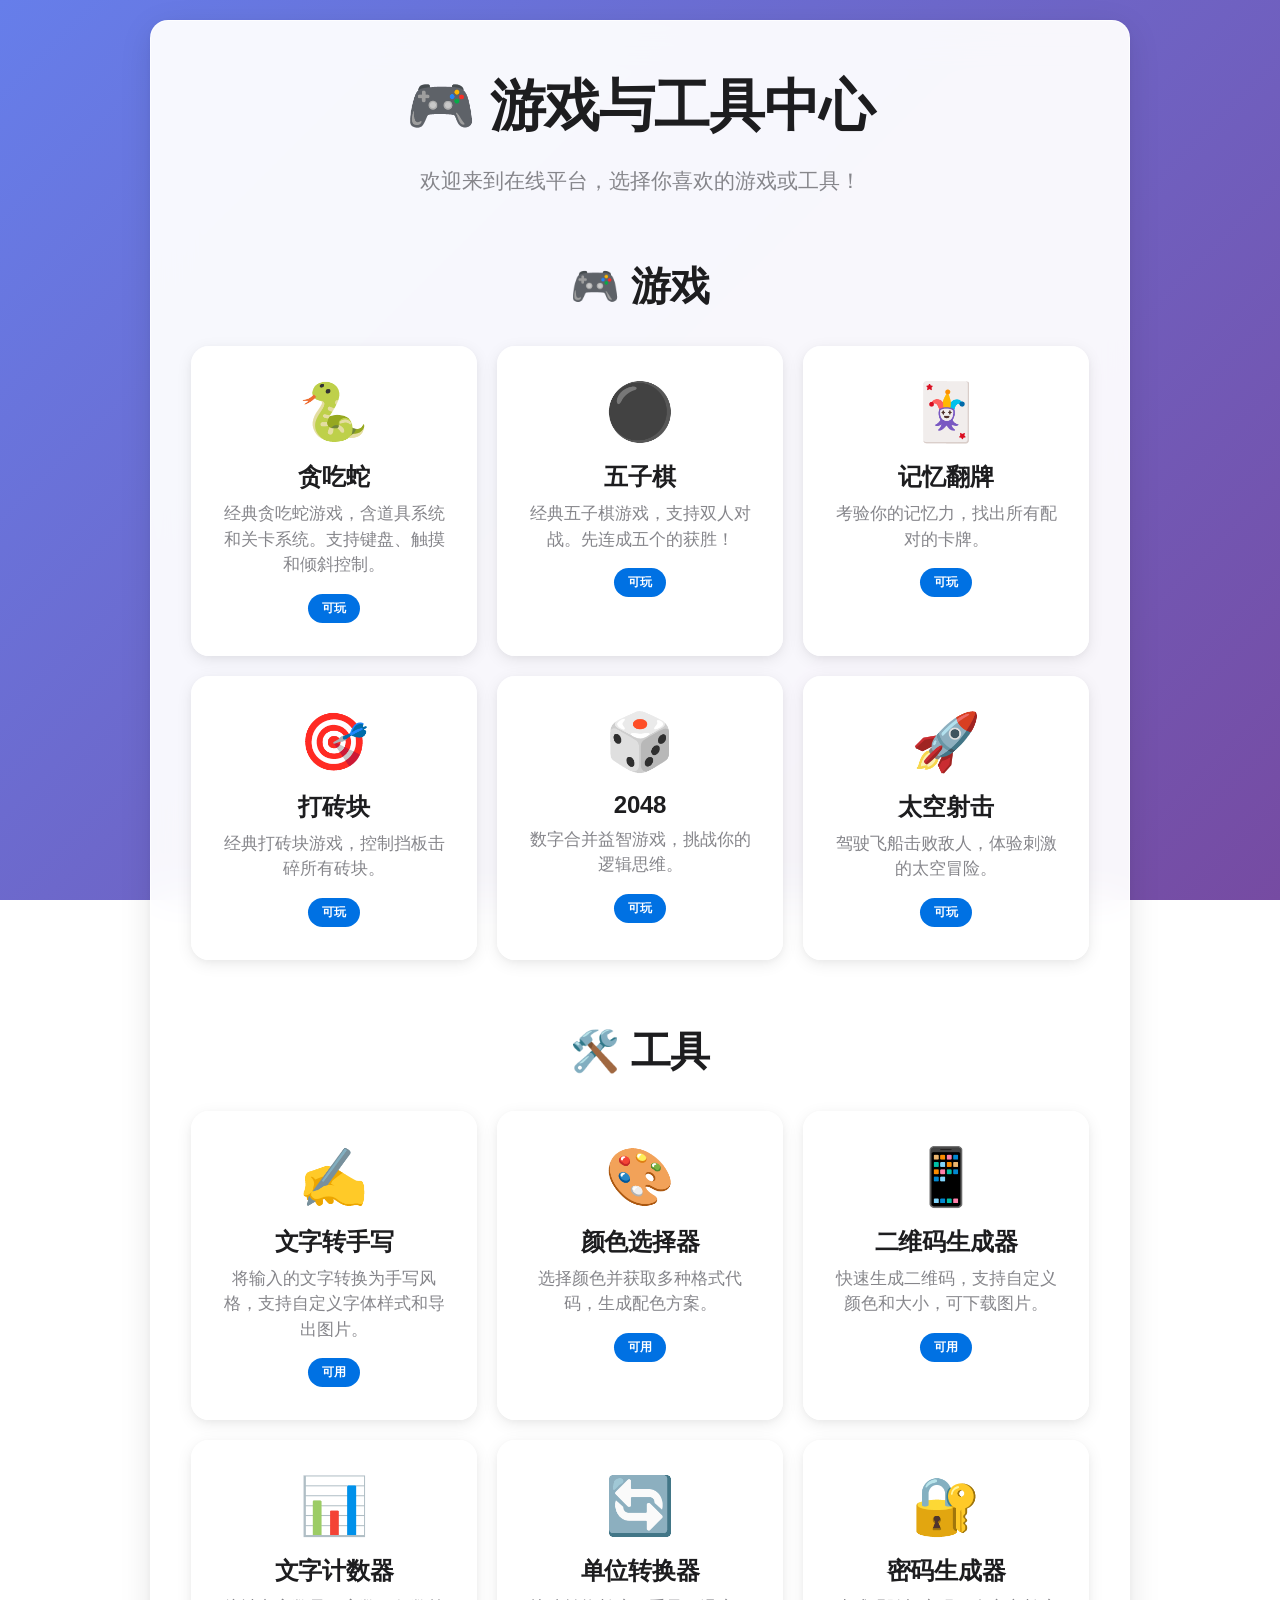
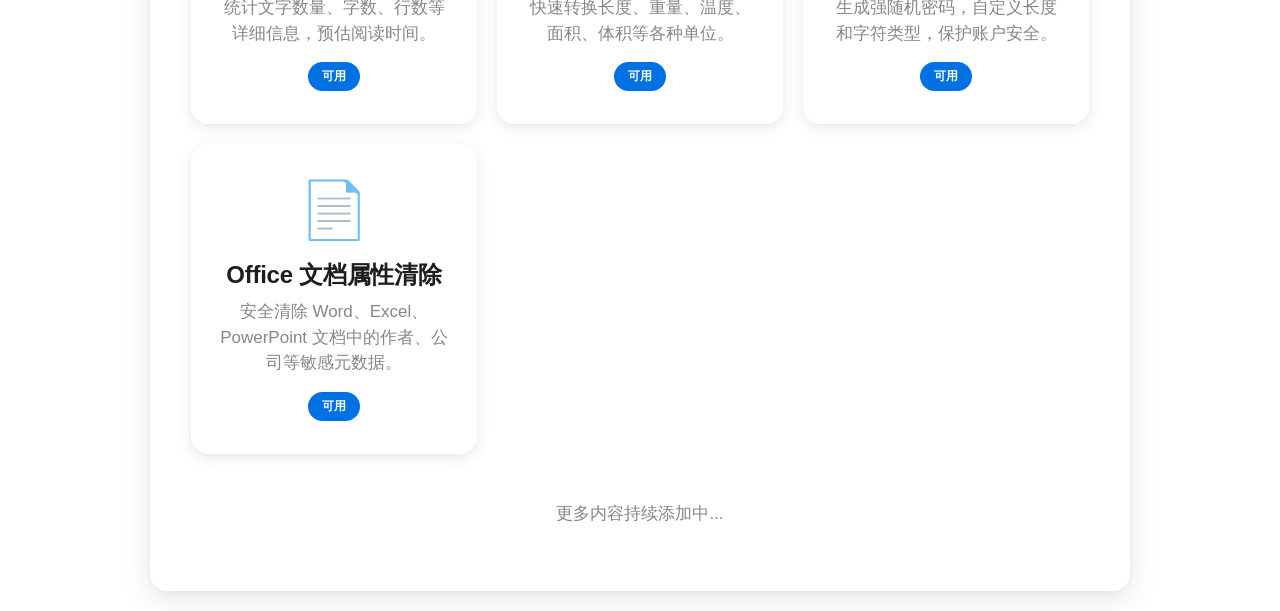
<file: index.html>
<!doctype html>
<html lang="zh-CN">
<head>
  <meta charset="utf-8" />
  <meta name="viewport" content="width=device-width,initial-scale=1" />
  <title>游戏与工具中心 - 在线平台</title>
  <link rel="stylesheet" href="style.css" />
  <style>
    body {
      background: linear-gradient(135deg, #667eea 0%, #764ba2 100%);
      background-attachment: fixed;
    }
    .game-portal {
      text-align: center;
      padding: 48px 20px;
    }
    .game-portal h1 {
      font-size: 56px;
      font-weight: 600;
      margin-bottom: 8px;
      color: #1d1d1f;
      letter-spacing: -0.02em;
      animation: fadeInDown 0.6s ease-out;
    }
    @keyframes fadeInDown {
      from {
        opacity: 0;
        transform: translateY(-20px);
      }
      to {
        opacity: 1;
        transform: translateY(0);
      }
    }
    .game-portal .subtitle {
      color: #86868b;
      font-size: 21px;
      margin-bottom: 48px;
      font-weight: 400;
      line-height: 1.4;
      animation: fadeIn 0.8s ease-out;
    }
    @keyframes fadeIn {
      from {
        opacity: 0;
      }
      to {
        opacity: 1;
      }
    }
    .game-grid {
      display: grid;
      grid-template-columns: repeat(auto-fit, minmax(280px, 1fr));
      gap: 20px;
      max-width: 980px;
      margin: 0 auto;
      padding: 0 20px;
    }
    .game-card {
      background: rgba(255, 255, 255, 0.95);
      backdrop-filter: blur(10px);
      -webkit-backdrop-filter: blur(10px);
      border: 1px solid rgba(255, 255, 255, 0.5);
      border-radius: 18px;
      padding: 32px 24px;
      transition: all 0.3s cubic-bezier(0.4, 0, 0.2, 1);
      text-decoration: none;
      color: inherit;
      display: flex;
      flex-direction: column;
      align-items: center;
      cursor: pointer;
      box-shadow: 0 4px 16px rgba(0,0,0,0.08), 0 2px 8px rgba(0,0,0,0.04);
      animation: fadeInUp 0.6s ease-out backwards;
    }
    @keyframes fadeInUp {
      from {
        opacity: 0;
        transform: translateY(20px);
      }
      to {
        opacity: 1;
        transform: translateY(0);
      }
    }
    .game-card:nth-child(1) { animation-delay: 0.1s; }
    .game-card:nth-child(2) { animation-delay: 0.15s; }
    .game-card:nth-child(3) { animation-delay: 0.2s; }
    .game-card:nth-child(4) { animation-delay: 0.25s; }
    .game-card:nth-child(5) { animation-delay: 0.3s; }
    .game-card:nth-child(6) { animation-delay: 0.35s; }
    .game-card:hover {
      transform: translateY(-8px);
      box-shadow: 0 12px 32px rgba(0,0,0,0.15), 0 4px 16px rgba(0,0,0,0.08);
      border-color: rgba(0, 113, 227, 0.5);
      background: rgba(255, 255, 255, 1);
    }
    .game-icon {
      font-size: 56px;
      margin-bottom: 16px;
    }
    .game-card h2 {
      font-size: 24px;
      font-weight: 600;
      margin: 0 0 8px 0;
      color: #1d1d1f;
      letter-spacing: -0.01em;
    }
    .game-card p {
      color: #86868b;
      margin: 0;
      font-size: 17px;
      line-height: 1.5;
      font-weight: 400;
    }
    .game-status {
      margin-top: 16px;
      padding: 6px 14px;
      background: #0071e3;
      color: #ffffff;
      border-radius: 980px;
      font-size: 12px;
      font-weight: 600;
      letter-spacing: -0.01em;
    }
    .coming-soon {
      background: #f5f5f7;
      color: #86868b;
    }
    .game-card.disabled {
      opacity: 0.6;
      cursor: not-allowed;
      pointer-events: none;
    }
    .section-title {
      text-align: center;
      margin: 64px 0 32px 0;
      color: #1d1d1f;
      font-size: 40px;
      font-weight: 600;
      letter-spacing: -0.01em;
    }
    .hint {
      color: #86868b;
      margin-top: 48px;
      font-size: 17px;
    }
  </style>
</head>
<body>
  <main class="container game-portal">
    <h1>🎮 游戏与工具中心</h1>
    <p class="subtitle">欢迎来到在线平台，选择你喜欢的游戏或工具！</p>
    
    <h2 class="section-title">🎮 游戏</h2>
    <div class="game-grid">
      <a href="snake.html" class="game-card">
        <div class="game-icon">🐍</div>
        <h2>贪吃蛇</h2>
        <p>经典贪吃蛇游戏，含道具系统和关卡系统。支持键盘、触摸和倾斜控制。</p>
        <span class="game-status">可玩</span>
      </a>
      
      <a href="tictactoe.html" class="game-card">
        <div class="game-icon">⚫</div>
        <h2>五子棋</h2>
        <p>经典五子棋游戏，支持双人对战。先连成五个的获胜！</p>
        <span class="game-status">可玩</span>
      </a>
      
      <a href="memory.html" class="game-card">
        <div class="game-icon">🃏</div>
        <h2>记忆翻牌</h2>
        <p>考验你的记忆力，找出所有配对的卡牌。</p>
        <span class="game-status">可玩</span>
      </a>
      
      <a href="breakout.html" class="game-card">
        <div class="game-icon">🎯</div>
        <h2>打砖块</h2>
        <p>经典打砖块游戏，控制挡板击碎所有砖块。</p>
        <span class="game-status">可玩</span>
      </a>
      
      <a href="2048.html" class="game-card">
        <div class="game-icon">🎲</div>
        <h2>2048</h2>
        <p>数字合并益智游戏，挑战你的逻辑思维。</p>
        <span class="game-status">可玩</span>
      </a>
      
      <a href="spaceshooter.html" class="game-card">
        <div class="game-icon">🚀</div>
        <h2>太空射击</h2>
        <p>驾驶飞船击败敌人，体验刺激的太空冒险。</p>
        <span class="game-status">可玩</span>
      </a>
    </div>
    
    <h2 class="section-title">🛠️ 工具</h2>
    <div class="game-grid">
      <a href="handwriting.html" class="game-card">
        <div class="game-icon">✍️</div>
        <h2>文字转手写</h2>
        <p>将输入的文字转换为手写风格，支持自定义字体样式和导出图片。</p>
        <span class="game-status">可用</span>
      </a>
      
      <a href="colorpicker.html" class="game-card">
        <div class="game-icon">🎨</div>
        <h2>颜色选择器</h2>
        <p>选择颜色并获取多种格式代码，生成配色方案。</p>
        <span class="game-status">可用</span>
      </a>
      
      <a href="qrcode.html" class="game-card">
        <div class="game-icon">📱</div>
        <h2>二维码生成器</h2>
        <p>快速生成二维码，支持自定义颜色和大小，可下载图片。</p>
        <span class="game-status">可用</span>
      </a>
      
      <a href="textcounter.html" class="game-card">
        <div class="game-icon">📊</div>
        <h2>文字计数器</h2>
        <p>统计文字数量、字数、行数等详细信息，预估阅读时间。</p>
        <span class="game-status">可用</span>
      </a>
      
      <a href="unitconverter.html" class="game-card">
        <div class="game-icon">🔄</div>
        <h2>单位转换器</h2>
        <p>快速转换长度、重量、温度、面积、体积等各种单位。</p>
        <span class="game-status">可用</span>
      </a>
      
      <a href="passwordgen.html" class="game-card">
        <div class="game-icon">🔐</div>
        <h2>密码生成器</h2>
        <p>生成强随机密码，自定义长度和字符类型，保护账户安全。</p>
        <span class="game-status">可用</span>
      </a>
      
      <a href="officecleaner.html" class="game-card">
        <div class="game-icon">📄</div>
        <h2>Office 文档属性清除</h2>
        <p>安全清除 Word、Excel、PowerPoint 文档中的作者、公司等敏感元数据。</p>
        <span class="game-status">可用</span>
      </a>
    </div>
    
    <p class="hint">更多内容持续添加中...</p>
  </main>
</body>
</html>
</file>
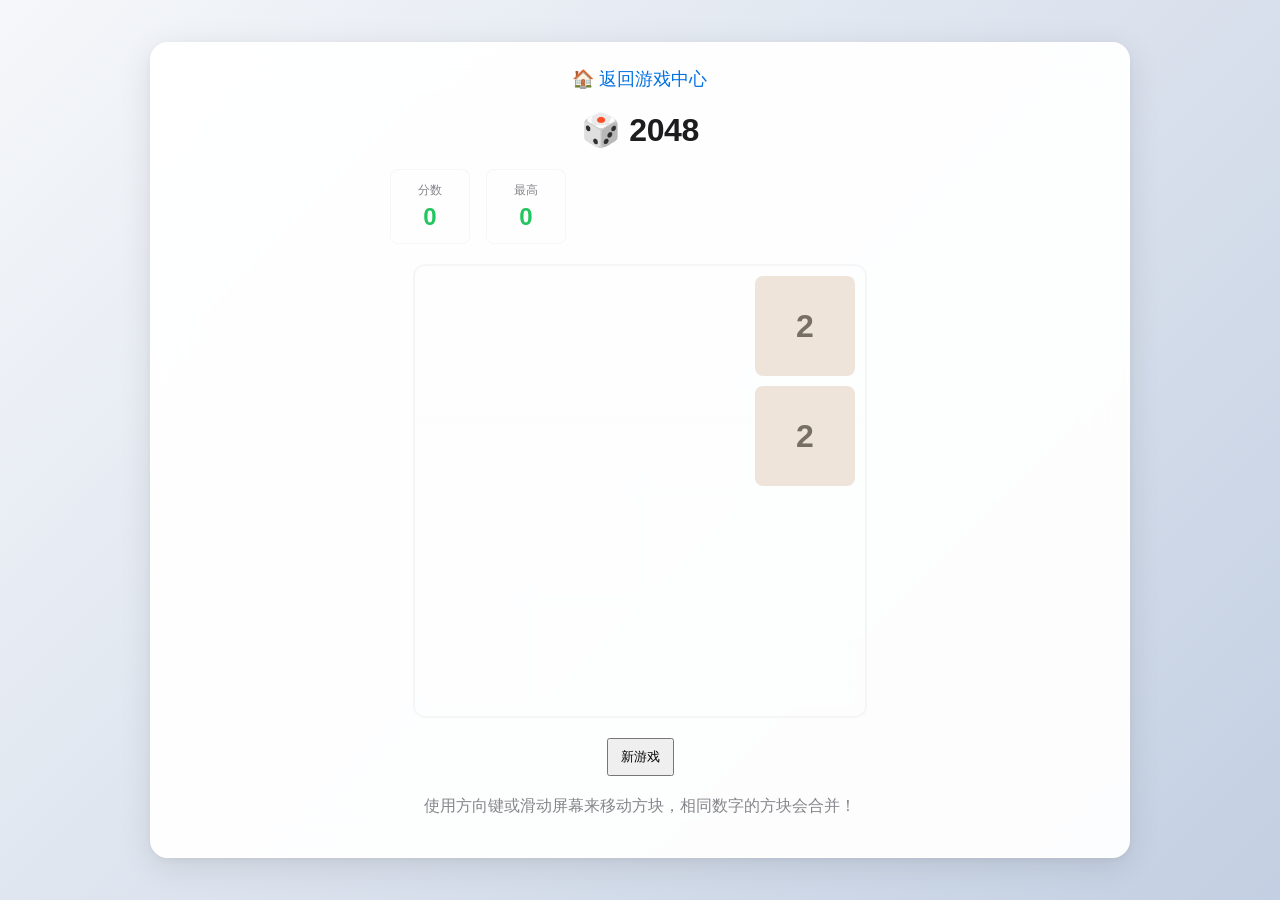
<file: 2048.html>
<!doctype html>
<html lang="zh-CN">
<head>
  <meta charset="utf-8" />
  <meta name="viewport" content="width=device-width,initial-scale=1" />
  <title>2048 - 游戏中心</title>
  <link rel="stylesheet" href="style.css" />
  <style>
    .game-2048-container {
      max-width: 500px;
      margin: 0 auto;
      text-align: center;
    }
    .game-2048-header {
      display: flex;
      justify-content: space-between;
      align-items: center;
      margin: 20px 0;
    }
    .score-container {
      display: flex;
      gap: 16px;
    }
    .score-box {
      background: linear-gradient(180deg, rgba(255,255,255,0.05), rgba(255,255,255,0.01));
      border: 1px solid var(--glass);
      border-radius: 8px;
      padding: 12px 20px;
      min-width: 80px;
    }
    .score-label {
      font-size: 12px;
      color: var(--muted);
      margin-bottom: 4px;
    }
    .score-value {
      font-size: 24px;
      font-weight: 700;
      color: #22c55e;
    }
    .grid-container {
      background: linear-gradient(180deg, rgba(255,255,255,0.05), rgba(255,255,255,0.01));
      border: 2px solid var(--glass);
      border-radius: 12px;
      padding: 10px;
      margin: 20px auto;
      width: fit-content;
    }
    .grid {
      display: grid;
      grid-template-columns: repeat(4, 100px);
      grid-template-rows: repeat(4, 100px);
      gap: 10px;
      position: relative;
    }
    .cell {
      background: rgba(255, 255, 255, 0.05);
      border-radius: 8px;
    }
    .tile {
      position: absolute;
      display: flex;
      align-items: center;
      justify-content: center;
      font-size: 32px;
      font-weight: 700;
      border-radius: 8px;
      transition: all 0.15s ease-in-out;
      width: 100px;
      height: 100px;
    }
    .tile-2 { background: #eee4da; color: #776e65; }
    .tile-4 { background: #ede0c8; color: #776e65; }
    .tile-8 { background: #f2b179; color: #f9f6f2; }
    .tile-16 { background: #f59563; color: #f9f6f2; }
    .tile-32 { background: #f67c5f; color: #f9f6f2; }
    .tile-64 { background: #f65e3b; color: #f9f6f2; }
    .tile-128 { background: #edcf72; color: #f9f6f2; font-size: 28px; }
    .tile-256 { background: #edcc61; color: #f9f6f2; font-size: 28px; }
    .tile-512 { background: #edc850; color: #f9f6f2; font-size: 28px; }
    .tile-1024 { background: #edc53f; color: #f9f6f2; font-size: 24px; }
    .tile-2048 { background: #edc22e; color: #f9f6f2; font-size: 24px; }
    .tile-4096 { background: #3c3a32; color: #f9f6f2; font-size: 20px; }
    .tile-8192 { background: #3c3a32; color: #f9f6f2; font-size: 20px; }
    .tile-new {
      animation: appear 0.2s ease;
    }
    @keyframes appear {
      0% { transform: scale(0); }
      100% { transform: scale(1); }
    }
    .controls {
      display: flex;
      gap: 12px;
      justify-content: center;
      margin: 20px 0;
    }
    .back-link {
      display: inline-block;
      margin-bottom: 20px;
      color: var(--accent);
      text-decoration: none;
      font-size: 18px;
    }
    .back-link:hover {
      text-decoration: underline;
    }
    .game-over-overlay {
      position: absolute;
      top: 0;
      left: 0;
      right: 0;
      bottom: 0;
      background: rgba(238, 228, 218, 0.5);
      display: flex;
      flex-direction: column;
      align-items: center;
      justify-content: center;
      border-radius: 8px;
      opacity: 0;
      pointer-events: none;
      transition: opacity 0.3s;
    }
    .game-over-overlay.show {
      opacity: 1;
      pointer-events: auto;
    }
    .game-over-message {
      font-size: 48px;
      font-weight: 700;
      color: #776e65;
      margin-bottom: 20px;
    }
    @media (max-width: 520px) {
      .grid {
        grid-template-columns: repeat(4, 70px);
        grid-template-rows: repeat(4, 70px);
      }
      .tile {
        width: 70px;
        height: 70px;
        font-size: 24px;
      }
      .tile-128, .tile-256, .tile-512 { font-size: 20px; }
      .tile-1024, .tile-2048 { font-size: 18px; }
      .tile-4096, .tile-8192 { font-size: 16px; }
    }
  </style>
</head>
<body>
  <main class="container">
    <div class="game-2048-container">
      <a href="index.html" class="back-link">🏠 返回游戏中心</a>
      <h1>🎲 2048</h1>
      
      <div class="game-2048-header">
        <div class="score-container">
          <div class="score-box">
            <div class="score-label">分数</div>
            <div class="score-value" id="score">0</div>
          </div>
          <div class="score-box">
            <div class="score-label">最高</div>
            <div class="score-value" id="bestScore">0</div>
          </div>
        </div>
      </div>
      
      <div class="grid-container">
        <div class="grid" id="grid">
          <div class="cell"></div>
          <div class="cell"></div>
          <div class="cell"></div>
          <div class="cell"></div>
          <div class="cell"></div>
          <div class="cell"></div>
          <div class="cell"></div>
          <div class="cell"></div>
          <div class="cell"></div>
          <div class="cell"></div>
          <div class="cell"></div>
          <div class="cell"></div>
          <div class="cell"></div>
          <div class="cell"></div>
          <div class="cell"></div>
          <div class="cell"></div>
          <div class="game-over-overlay" id="gameOverOverlay">
            <div class="game-over-message">游戏结束</div>
          </div>
        </div>
      </div>
      
      <div class="controls">
        <button id="newGameBtn">新游戏</button>
      </div>
      
      <p class="hint">使用方向键或滑动屏幕来移动方块，相同数字的方块会合并！</p>
    </div>
  </main>
  
  <script>
    class Game2048 {
      constructor() {
        this.size = 4;
        this.grid = [];
        this.score = 0;
        this.bestScore = parseInt(localStorage.getItem('2048-best') || '0');
        this.gameOver = false;
        
        // Constants for layout and controls
        this.CELL_SIZE = 100; // Cell size in pixels
        this.CELL_GAP = 10; // Gap between cells in pixels
        this.CELL_WITH_GAP = this.CELL_SIZE + this.CELL_GAP;
        this.SWIPE_THRESHOLD = 30; // Minimum pixels for swipe detection
        
        this.gridElement = document.getElementById('grid');
        this.scoreElement = document.getElementById('score');
        this.bestScoreElement = document.getElementById('bestScore');
        this.gameOverOverlay = document.getElementById('gameOverOverlay');
        
        this.init();
        this.setupInput();
      }
      
      init() {
        this.grid = Array(this.size).fill(null).map(() => Array(this.size).fill(0));
        this.score = 0;
        this.gameOver = false;
        this.addNewTile();
        this.addNewTile();
        this.render();
        this.updateScore();
      }
      
      addNewTile() {
        const emptyCells = [];
        for (let r = 0; r < this.size; r++) {
          for (let c = 0; c < this.size; c++) {
            if (this.grid[r][c] === 0) {
              emptyCells.push({ r, c });
            }
          }
        }
        
        if (emptyCells.length > 0) {
          const { r, c } = emptyCells[Math.floor(Math.random() * emptyCells.length)];
          this.grid[r][c] = Math.random() < 0.9 ? 2 : 4;
          return true;
        }
        return false;
      }
      
      move(direction) {
        if (this.gameOver) return;
        
        let moved = false;
        const oldGrid = this.grid.map(row => [...row]);
        
        if (direction === 'left') {
          moved = this.moveLeft();
        } else if (direction === 'right') {
          moved = this.moveRight();
        } else if (direction === 'up') {
          moved = this.moveUp();
        } else if (direction === 'down') {
          moved = this.moveDown();
        }
        
        if (moved) {
          this.addNewTile();
          this.render();
          this.updateScore();
          
          if (this.isGameOver()) {
            this.gameOver = true;
            this.gameOverOverlay.classList.add('show');
          }
        }
      }
      
      moveLeft() {
        let moved = false;
        for (let r = 0; r < this.size; r++) {
          const row = this.grid[r].filter(val => val !== 0);
          const newRow = [];
          
          for (let i = 0; i < row.length; i++) {
            if (i < row.length - 1 && row[i] === row[i + 1]) {
              newRow.push(row[i] * 2);
              this.score += row[i] * 2;
              i++;
            } else {
              newRow.push(row[i]);
            }
          }
          
          while (newRow.length < this.size) {
            newRow.push(0);
          }
          
          for (let c = 0; c < this.size; c++) {
            if (this.grid[r][c] !== newRow[c]) {
              moved = true;
            }
            this.grid[r][c] = newRow[c];
          }
        }
        return moved;
      }
      
      moveRight() {
        let moved = false;
        for (let r = 0; r < this.size; r++) {
          const row = this.grid[r].filter(val => val !== 0);
          const newRow = [];
          
          for (let i = row.length - 1; i >= 0; i--) {
            if (i > 0 && row[i] === row[i - 1]) {
              newRow.unshift(row[i] * 2);
              this.score += row[i] * 2;
              i--;
            } else {
              newRow.unshift(row[i]);
            }
          }
          
          while (newRow.length < this.size) {
            newRow.unshift(0);
          }
          
          for (let c = 0; c < this.size; c++) {
            if (this.grid[r][c] !== newRow[c]) {
              moved = true;
            }
            this.grid[r][c] = newRow[c];
          }
        }
        return moved;
      }
      
      moveUp() {
        let moved = false;
        for (let c = 0; c < this.size; c++) {
          const col = [];
          for (let r = 0; r < this.size; r++) {
            if (this.grid[r][c] !== 0) {
              col.push(this.grid[r][c]);
            }
          }
          
          const newCol = [];
          for (let i = 0; i < col.length; i++) {
            if (i < col.length - 1 && col[i] === col[i + 1]) {
              newCol.push(col[i] * 2);
              this.score += col[i] * 2;
              i++;
            } else {
              newCol.push(col[i]);
            }
          }
          
          while (newCol.length < this.size) {
            newCol.push(0);
          }
          
          for (let r = 0; r < this.size; r++) {
            if (this.grid[r][c] !== newCol[r]) {
              moved = true;
            }
            this.grid[r][c] = newCol[r];
          }
        }
        return moved;
      }
      
      moveDown() {
        let moved = false;
        for (let c = 0; c < this.size; c++) {
          const col = [];
          for (let r = 0; r < this.size; r++) {
            if (this.grid[r][c] !== 0) {
              col.push(this.grid[r][c]);
            }
          }
          
          const newCol = [];
          for (let i = col.length - 1; i >= 0; i--) {
            if (i > 0 && col[i] === col[i - 1]) {
              newCol.unshift(col[i] * 2);
              this.score += col[i] * 2;
              i--;
            } else {
              newCol.unshift(col[i]);
            }
          }
          
          while (newCol.length < this.size) {
            newCol.unshift(0);
          }
          
          for (let r = 0; r < this.size; r++) {
            if (this.grid[r][c] !== newCol[r]) {
              moved = true;
            }
            this.grid[r][c] = newCol[r];
          }
        }
        return moved;
      }
      
      isGameOver() {
        // Check if there are any empty cells
        for (let r = 0; r < this.size; r++) {
          for (let c = 0; c < this.size; c++) {
            if (this.grid[r][c] === 0) return false;
          }
        }
        
        // Check if any adjacent cells can be merged
        for (let r = 0; r < this.size; r++) {
          for (let c = 0; c < this.size; c++) {
            const current = this.grid[r][c];
            if ((r < this.size - 1 && this.grid[r + 1][c] === current) ||
                (c < this.size - 1 && this.grid[r][c + 1] === current)) {
              return false;
            }
          }
        }
        
        return true;
      }
      
      render() {
        // Remove old tiles
        const oldTiles = this.gridElement.querySelectorAll('.tile');
        oldTiles.forEach(tile => tile.remove());
        
        // Add new tiles
        for (let r = 0; r < this.size; r++) {
          for (let c = 0; c < this.size; c++) {
            const value = this.grid[r][c];
            if (value !== 0) {
              const tile = document.createElement('div');
              tile.className = `tile tile-${value}`;
              tile.textContent = value;
              tile.style.transform = `translate(${c * this.CELL_WITH_GAP}px, ${r * this.CELL_WITH_GAP}px)`;
              this.gridElement.appendChild(tile);
            }
          }
        }
      }
      
      updateScore() {
        this.scoreElement.textContent = this.score;
        if (this.score > this.bestScore) {
          this.bestScore = this.score;
          localStorage.setItem('2048-best', this.bestScore);
        }
        this.bestScoreElement.textContent = this.bestScore;
      }
      
      setupInput() {
        // Keyboard controls
        document.addEventListener('keydown', (e) => {
          if (e.key === 'ArrowLeft') {
            e.preventDefault();
            this.move('left');
          } else if (e.key === 'ArrowRight') {
            e.preventDefault();
            this.move('right');
          } else if (e.key === 'ArrowUp') {
            e.preventDefault();
            this.move('up');
          } else if (e.key === 'ArrowDown') {
            e.preventDefault();
            this.move('down');
          }
        });
        
        // Touch controls
        let touchStartX = 0;
        let touchStartY = 0;
        
        this.gridElement.addEventListener('touchstart', (e) => {
          touchStartX = e.touches[0].clientX;
          touchStartY = e.touches[0].clientY;
        });
        
        this.gridElement.addEventListener('touchend', (e) => {
          const touchEndX = e.changedTouches[0].clientX;
          const touchEndY = e.changedTouches[0].clientY;
          
          const dx = touchEndX - touchStartX;
          const dy = touchEndY - touchStartY;
          
          if (Math.abs(dx) > Math.abs(dy)) {
            // Horizontal swipe
            if (dx > this.SWIPE_THRESHOLD) {
              this.move('right');
            } else if (dx < -this.SWIPE_THRESHOLD) {
              this.move('left');
            }
          } else {
            // Vertical swipe
            if (dy > this.SWIPE_THRESHOLD) {
              this.move('down');
            } else if (dy < -this.SWIPE_THRESHOLD) {
              this.move('up');
            }
          }
        });
      }
      
      reset() {
        this.gameOverOverlay.classList.remove('show');
        this.init();
      }
    }
    
    const game = new Game2048();
    
    document.getElementById('newGameBtn').addEventListener('click', () => {
      game.reset();
    });
  </script>
</body>
</html>
</file>
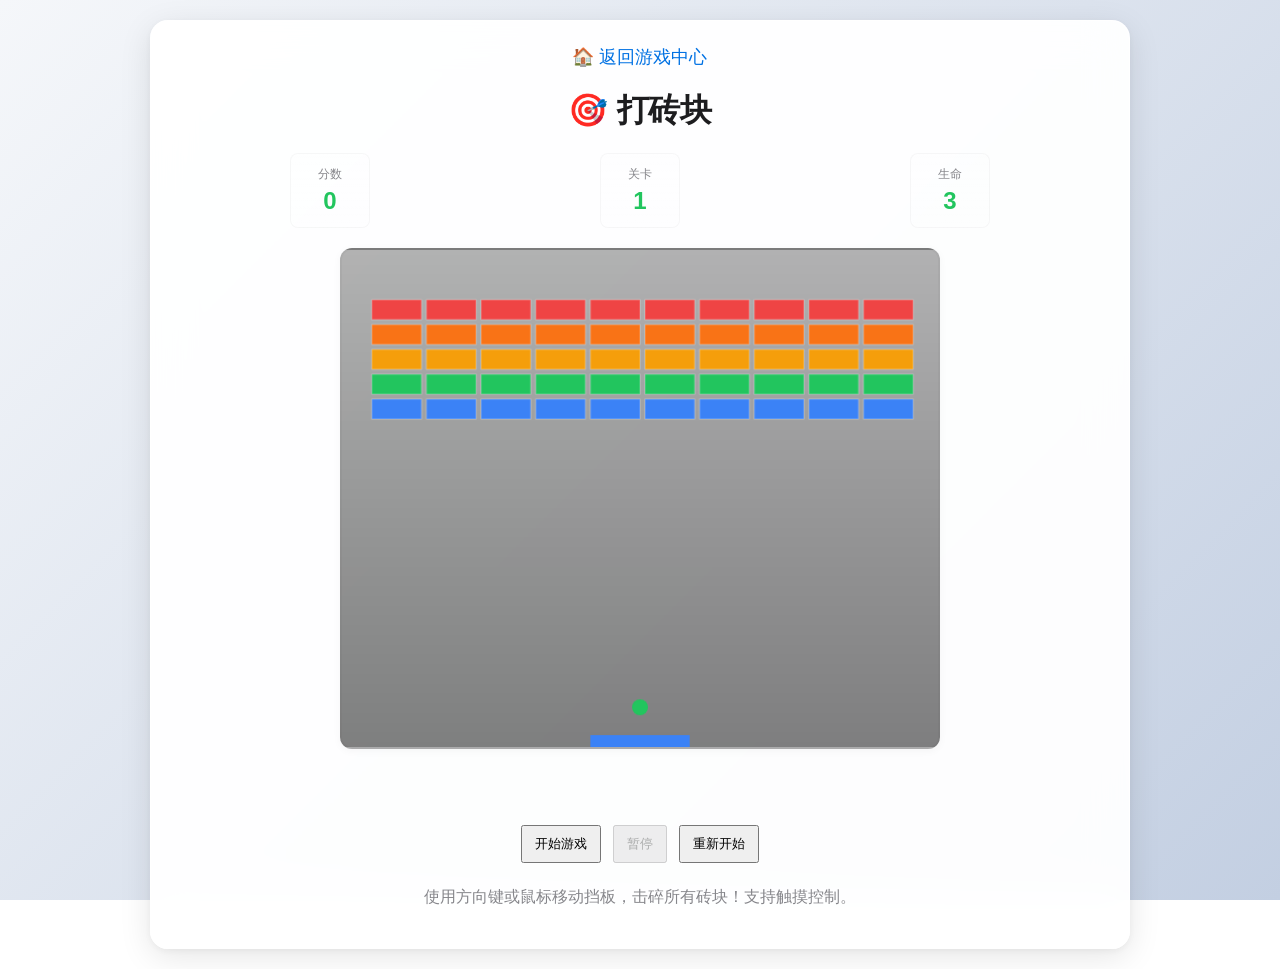
<file: breakout.html>
<!doctype html>
<html lang="zh-CN">
<head>
  <meta charset="utf-8" />
  <meta name="viewport" content="width=device-width,initial-scale=1" />
  <title>打砖块 - 游戏中心</title>
  <link rel="stylesheet" href="style.css" />
  <style>
    .breakout-container {
      max-width: 700px;
      margin: 0 auto;
      text-align: center;
    }
    .breakout-header {
      display: flex;
      justify-content: space-between;
      align-items: center;
      margin: 20px 0;
      flex-wrap: wrap;
      gap: 12px;
    }
    .stat-box {
      background: linear-gradient(180deg, rgba(255,255,255,0.05), rgba(255,255,255,0.01));
      border: 1px solid var(--glass);
      border-radius: 8px;
      padding: 12px 20px;
      min-width: 80px;
    }
    .stat-label {
      font-size: 12px;
      color: var(--muted);
      margin-bottom: 4px;
    }
    .stat-value {
      font-size: 24px;
      font-weight: 700;
      color: #22c55e;
    }
    .game-canvas-container {
      position: relative;
      margin: 20px auto;
      max-width: 600px;
    }
    #gameCanvas {
      border: 2px solid var(--glass);
      border-radius: 12px;
      background: linear-gradient(180deg, rgba(0,0,0,0.3), rgba(0,0,0,0.5));
      display: block;
      margin: 0 auto;
    }
    .controls {
      margin: 24px 0;
      display: flex;
      gap: 12px;
      justify-content: center;
      flex-wrap: wrap;
    }
    .back-link {
      display: inline-block;
      margin-bottom: 20px;
      color: var(--accent);
      text-decoration: none;
      font-size: 18px;
    }
    .back-link:hover {
      text-decoration: underline;
    }
    .game-message {
      font-size: 24px;
      font-weight: 700;
      margin: 20px 0;
      min-height: 32px;
    }
    .game-message.win {
      color: #22c55e;
    }
    .game-message.lose {
      color: #ef4444;
    }
  </style>
</head>
<body>
  <main class="container">
    <div class="breakout-container">
      <a href="index.html" class="back-link">🏠 返回游戏中心</a>
      <h1>🎯 打砖块</h1>
      
      <div class="breakout-header">
        <div class="stat-box">
          <div class="stat-label">分数</div>
          <div class="stat-value" id="score">0</div>
        </div>
        <div class="stat-box">
          <div class="stat-label">关卡</div>
          <div class="stat-value" id="level">1</div>
        </div>
        <div class="stat-box">
          <div class="stat-label">生命</div>
          <div class="stat-value" id="lives">3</div>
        </div>
      </div>
      
      <div class="game-canvas-container">
        <canvas id="gameCanvas" width="600" height="500"></canvas>
      </div>
      
      <div id="gameMessage" class="game-message"></div>
      
      <div class="controls">
        <button id="startBtn">开始游戏</button>
        <button id="pauseBtn" disabled>暂停</button>
        <button id="restartBtn">重新开始</button>
      </div>
      
      <p class="hint">使用方向键或鼠标移动挡板，击碎所有砖块！支持触摸控制。</p>
    </div>
  </main>
  
  <script>
    class BreakoutGame {
      constructor() {
        this.canvas = document.getElementById('gameCanvas');
        this.ctx = this.canvas.getContext('2d');
        
        // Game state
        this.isPlaying = false;
        this.isPaused = false;
        this.score = 0;
        this.level = 1;
        this.lives = 3;
        
        // Paddle
        this.paddleWidth = 100;
        this.paddleHeight = 12;
        this.paddleX = (this.canvas.width - this.paddleWidth) / 2;
        this.paddleSpeed = 8;
        
        // Ball
        this.ballRadius = 8;
        this.ballX = this.canvas.width / 2;
        this.ballY = this.canvas.height - 40;
        this.ballSpeedX = 4;
        this.ballSpeedY = -4;
        
        // Bricks
        this.brickRowCount = 5;
        this.brickColumnCount = 10;
        this.brickWidth = 50;
        this.brickHeight = 20;
        this.brickPadding = 5;
        this.brickOffsetTop = 50;
        this.brickOffsetLeft = 30;
        this.bricks = [];
        
        // Controls
        this.rightPressed = false;
        this.leftPressed = false;
        this.mouseX = 0;
        this.touchX = 0;
        
        // Elements
        this.scoreElement = document.getElementById('score');
        this.levelElement = document.getElementById('level');
        this.livesElement = document.getElementById('lives');
        this.messageElement = document.getElementById('gameMessage');
        this.startBtn = document.getElementById('startBtn');
        this.pauseBtn = document.getElementById('pauseBtn');
        this.restartBtn = document.getElementById('restartBtn');
        
        this.initBricks();
        this.setupControls();
        this.draw();
      }
      
      initBricks() {
        this.bricks = [];
        const colors = ['#ef4444', '#f97316', '#f59e0b', '#22c55e', '#3b82f6'];
        for (let c = 0; c < this.brickColumnCount; c++) {
          this.bricks[c] = [];
          for (let r = 0; r < this.brickRowCount; r++) {
            this.bricks[c][r] = { 
              x: 0, 
              y: 0, 
              status: 1,
              color: colors[r % colors.length]
            };
          }
        }
      }
      
      setupControls() {
        // Keyboard
        document.addEventListener('keydown', (e) => {
          if (e.key === 'ArrowRight' || e.key === 'd') {
            this.rightPressed = true;
          } else if (e.key === 'ArrowLeft' || e.key === 'a') {
            this.leftPressed = true;
          }
        });
        
        document.addEventListener('keyup', (e) => {
          if (e.key === 'ArrowRight' || e.key === 'd') {
            this.rightPressed = false;
          } else if (e.key === 'ArrowLeft' || e.key === 'a') {
            this.leftPressed = false;
          }
        });
        
        // Mouse
        document.addEventListener('mousemove', (e) => {
          const rect = this.canvas.getBoundingClientRect();
          this.mouseX = e.clientX - rect.left;
        });
        
        // Touch
        this.canvas.addEventListener('touchmove', (e) => {
          e.preventDefault();
          const rect = this.canvas.getBoundingClientRect();
          this.touchX = e.touches[0].clientX - rect.left;
        });
        
        // Buttons
        this.startBtn.addEventListener('click', () => this.start());
        this.pauseBtn.addEventListener('click', () => this.togglePause());
        this.restartBtn.addEventListener('click', () => this.restart());
      }
      
      start() {
        if (!this.isPlaying) {
          this.isPlaying = true;
          this.isPaused = false;
          this.startBtn.disabled = true;
          this.pauseBtn.disabled = false;
          this.messageElement.textContent = '';
          this.gameLoop();
        }
      }
      
      togglePause() {
        if (this.isPlaying) {
          this.isPaused = !this.isPaused;
          this.pauseBtn.textContent = this.isPaused ? '继续' : '暂停';
          if (!this.isPaused) {
            this.gameLoop();
          }
        }
      }
      
      restart() {
        this.isPlaying = false;
        this.isPaused = false;
        this.score = 0;
        this.level = 1;
        this.lives = 3;
        this.ballSpeedX = 4;
        this.ballSpeedY = -4;
        this.resetBall();
        this.initBricks();
        this.updateStats();
        this.startBtn.disabled = false;
        this.pauseBtn.disabled = true;
        this.pauseBtn.textContent = '暂停';
        this.messageElement.textContent = '';
        this.draw();
      }
      
      resetBall() {
        this.ballX = this.canvas.width / 2;
        this.ballY = this.canvas.height - 40;
        this.ballSpeedX = (Math.random() > 0.5 ? 1 : -1) * Math.abs(this.ballSpeedX);
      }
      
      gameLoop() {
        if (!this.isPlaying || this.isPaused) return;
        
        this.update();
        this.draw();
        requestAnimationFrame(() => this.gameLoop());
      }
      
      update() {
        // Move ball
        this.ballX += this.ballSpeedX;
        this.ballY += this.ballSpeedY;
        
        // Ball collision with walls
        if (this.ballX + this.ballRadius > this.canvas.width || this.ballX - this.ballRadius < 0) {
          this.ballSpeedX = -this.ballSpeedX;
        }
        if (this.ballY - this.ballRadius < 0) {
          this.ballSpeedY = -this.ballSpeedY;
        }
        
        // Ball collision with paddle
        if (this.ballY + this.ballRadius > this.canvas.height - this.paddleHeight) {
          if (this.ballX > this.paddleX && this.ballX < this.paddleX + this.paddleWidth) {
            // Add spin based on where ball hits paddle
            const hitPos = (this.ballX - this.paddleX) / this.paddleWidth;
            this.ballSpeedX = (hitPos - 0.5) * 8;
            this.ballSpeedY = -Math.abs(this.ballSpeedY);
          }
        }
        
        // Ball falls below paddle
        if (this.ballY + this.ballRadius > this.canvas.height) {
          this.lives--;
          this.updateStats();
          if (this.lives <= 0) {
            this.gameOver(false);
          } else {
            this.resetBall();
          }
        }
        
        // Move paddle
        if (this.rightPressed && this.paddleX < this.canvas.width - this.paddleWidth) {
          this.paddleX += this.paddleSpeed;
        } else if (this.leftPressed && this.paddleX > 0) {
          this.paddleX -= this.paddleSpeed;
        }
        
        // Mouse/touch control
        const targetX = this.touchX || this.mouseX;
        if (targetX > 0) {
          const newPaddleX = targetX - this.paddleWidth / 2;
          if (newPaddleX >= 0 && newPaddleX <= this.canvas.width - this.paddleWidth) {
            this.paddleX = newPaddleX;
          }
        }
        
        // Brick collision
        this.checkBrickCollision();
      }
      
      checkBrickCollision() {
        let allBricksCleared = true;
        
        for (let c = 0; c < this.brickColumnCount; c++) {
          for (let r = 0; r < this.brickRowCount; r++) {
            const brick = this.bricks[c][r];
            if (brick.status === 1) {
              allBricksCleared = false;
              const brickX = c * (this.brickWidth + this.brickPadding) + this.brickOffsetLeft;
              const brickY = r * (this.brickHeight + this.brickPadding) + this.brickOffsetTop;
              
              if (this.ballX + this.ballRadius > brickX &&
                  this.ballX - this.ballRadius < brickX + this.brickWidth &&
                  this.ballY + this.ballRadius > brickY &&
                  this.ballY - this.ballRadius < brickY + this.brickHeight) {
                this.ballSpeedY = -this.ballSpeedY;
                brick.status = 0;
                this.score += 10;
                this.updateStats();
              }
            }
          }
        }
        
        if (allBricksCleared) {
          this.nextLevel();
        }
      }
      
      nextLevel() {
        this.level++;
        this.ballSpeedX *= 1.1;
        this.ballSpeedY *= 1.1;
        this.resetBall();
        this.initBricks();
        this.updateStats();
      }
      
      gameOver(won) {
        this.isPlaying = false;
        this.startBtn.disabled = false;
        this.pauseBtn.disabled = true;
        
        if (won) {
          this.messageElement.textContent = `🎉 恭喜过关！分数: ${this.score}`;
          this.messageElement.className = 'game-message win';
        } else {
          this.messageElement.textContent = `💥 游戏结束！分数: ${this.score}`;
          this.messageElement.className = 'game-message lose';
        }
      }
      
      updateStats() {
        this.scoreElement.textContent = this.score;
        this.levelElement.textContent = this.level;
        this.livesElement.textContent = this.lives;
      }
      
      draw() {
        // Clear canvas
        this.ctx.clearRect(0, 0, this.canvas.width, this.canvas.height);
        
        // Draw bricks
        for (let c = 0; c < this.brickColumnCount; c++) {
          for (let r = 0; r < this.brickRowCount; r++) {
            const brick = this.bricks[c][r];
            if (brick.status === 1) {
              const brickX = c * (this.brickWidth + this.brickPadding) + this.brickOffsetLeft;
              const brickY = r * (this.brickHeight + this.brickPadding) + this.brickOffsetTop;
              brick.x = brickX;
              brick.y = brickY;
              
              this.ctx.fillStyle = brick.color;
              this.ctx.fillRect(brickX, brickY, this.brickWidth, this.brickHeight);
              this.ctx.strokeStyle = 'rgba(255,255,255,0.3)';
              this.ctx.strokeRect(brickX, brickY, this.brickWidth, this.brickHeight);
            }
          }
        }
        
        // Draw ball
        this.ctx.beginPath();
        this.ctx.arc(this.ballX, this.ballY, this.ballRadius, 0, Math.PI * 2);
        this.ctx.fillStyle = '#22c55e';
        this.ctx.fill();
        this.ctx.closePath();
        
        // Draw paddle
        this.ctx.fillStyle = '#3b82f6';
        this.ctx.fillRect(this.paddleX, this.canvas.height - this.paddleHeight, this.paddleWidth, this.paddleHeight);
      }
    }
    
    const game = new BreakoutGame();
  </script>
</body>
</html>
</file>
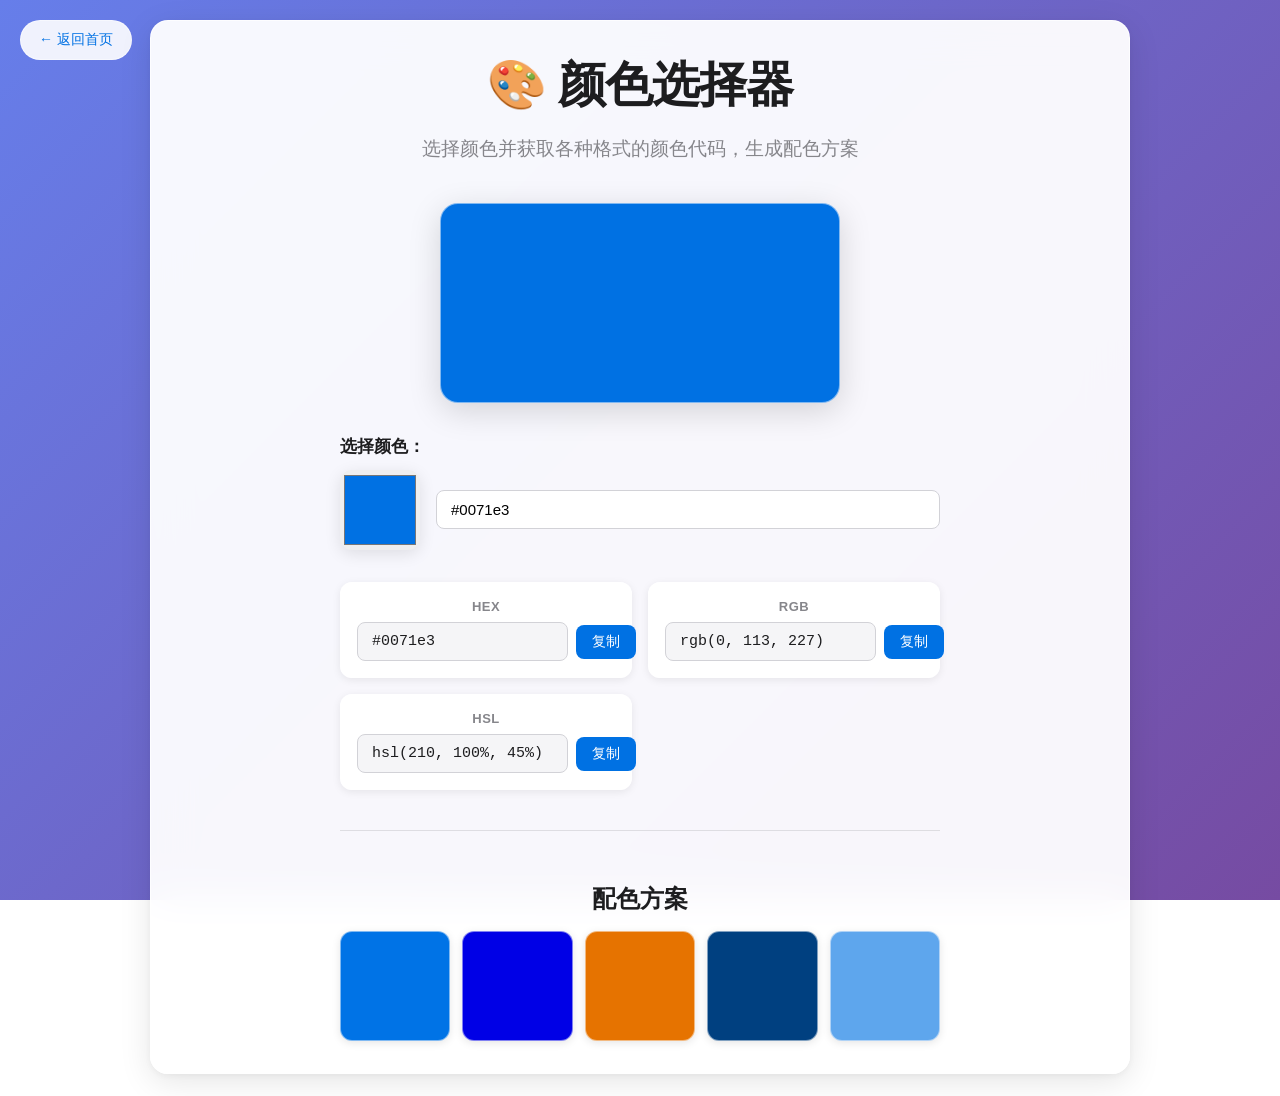
<file: colorpicker.html>
<!doctype html>
<html lang="zh-CN">
<head>
  <meta charset="utf-8" />
  <meta name="viewport" content="width=device-width,initial-scale=1" />
  <title>颜色选择器 - 在线工具</title>
  <link rel="stylesheet" href="style.css" />
  <style>
    body {
      background: linear-gradient(135deg, #667eea 0%, #764ba2 100%);
      background-attachment: fixed;
    }
    .tool-container {
      text-align: center;
      padding: 32px 20px;
    }
    .tool-container h1 {
      font-size: 48px;
      font-weight: 600;
      margin-bottom: 8px;
      color: #1d1d1f;
      letter-spacing: -0.02em;
    }
    .tool-container .subtitle {
      color: #86868b;
      font-size: 19px;
      margin-bottom: 40px;
      font-weight: 400;
      line-height: 1.4;
    }
    .back-btn {
      position: absolute;
      top: 20px;
      left: 20px;
      padding: 10px 18px;
      background: rgba(255, 255, 255, 0.9);
      border: 1px solid rgba(255, 255, 255, 0.5);
      border-radius: 980px;
      color: #0071e3;
      text-decoration: none;
      transition: all 0.3s cubic-bezier(0.4, 0, 0.2, 1);
      font-weight: 500;
      font-size: 14px;
      backdrop-filter: blur(10px);
    }
    .back-btn:hover {
      background: rgba(255, 255, 255, 1);
      border-color: #0071e3;
      transform: scale(1.05);
    }
    .color-display {
      width: 100%;
      max-width: 400px;
      height: 200px;
      margin: 0 auto 32px;
      border-radius: 18px;
      border: 1px solid rgba(255, 255, 255, 0.5);
      box-shadow: 0 8px 32px rgba(0,0,0,0.15);
      transition: all 0.3s ease;
    }
    .picker-section {
      max-width: 600px;
      margin: 0 auto 32px;
      text-align: left;
    }
    .picker-section label {
      display: block;
      margin-bottom: 12px;
      color: #1d1d1f;
      font-weight: 600;
      font-size: 17px;
    }
    .color-input-wrapper {
      display: flex;
      gap: 16px;
      align-items: center;
      flex-wrap: wrap;
    }
    .color-input-wrapper input[type="color"] {
      width: 80px;
      height: 80px;
      border: none;
      border-radius: 12px;
      cursor: pointer;
      box-shadow: 0 4px 16px rgba(0,0,0,0.1);
      transition: transform 0.2s ease;
    }
    .color-input-wrapper input[type="color"]:hover {
      transform: scale(1.05);
    }
    .color-codes {
      display: grid;
      grid-template-columns: repeat(auto-fit, minmax(200px, 1fr));
      gap: 16px;
      max-width: 600px;
      margin: 0 auto 32px;
    }
    .code-item {
      background: rgba(255, 255, 255, 0.95);
      backdrop-filter: blur(10px);
      padding: 16px;
      border-radius: 12px;
      border: 1px solid rgba(255, 255, 255, 0.5);
      box-shadow: 0 2px 8px rgba(0,0,0,0.08);
    }
    .code-item label {
      display: block;
      color: #86868b;
      font-size: 13px;
      font-weight: 600;
      margin-bottom: 8px;
      text-transform: uppercase;
      letter-spacing: 0.5px;
    }
    .code-value {
      display: flex;
      align-items: center;
      justify-content: space-between;
      gap: 8px;
    }
    .code-value input {
      flex: 1;
      padding: 10px 14px;
      background: #f5f5f7;
      border: 1px solid #d2d2d7;
      border-radius: 8px;
      color: #1d1d1f;
      font-size: 15px;
      font-family: 'Monaco', 'Menlo', monospace;
    }
    .copy-btn {
      padding: 8px 16px;
      background: #0071e3;
      border: none;
      border-radius: 8px;
      color: white;
      font-size: 14px;
      font-weight: 500;
      cursor: pointer;
      transition: all 0.2s ease;
      white-space: nowrap;
    }
    .copy-btn:hover {
      background: #0077ed;
      transform: scale(1.05);
    }
    .copy-btn:active {
      transform: scale(0.95);
    }
    .palette-section {
      max-width: 600px;
      margin: 40px auto 0;
      padding-top: 32px;
      border-top: 1px solid rgba(0,0,0,0.1);
    }
    .palette-section h2 {
      font-size: 24px;
      font-weight: 600;
      margin-bottom: 16px;
      color: #1d1d1f;
    }
    .palette-grid {
      display: grid;
      grid-template-columns: repeat(5, 1fr);
      gap: 12px;
    }
    .palette-color {
      aspect-ratio: 1;
      border-radius: 12px;
      border: 1px solid rgba(255, 255, 255, 0.5);
      box-shadow: 0 2px 8px rgba(0,0,0,0.1);
      cursor: pointer;
      transition: transform 0.2s ease;
    }
    .palette-color:hover {
      transform: scale(1.1);
    }
    .notification {
      position: fixed;
      top: 20px;
      right: 20px;
      padding: 14px 22px;
      background: #1d1d1f;
      color: white;
      border-radius: 12px;
      box-shadow: 0 4px 16px rgba(0, 0, 0, 0.2);
      z-index: 1000;
      opacity: 0;
      transform: translateY(-20px);
      transition: all 0.3s cubic-bezier(0.4, 0, 0.2, 1);
      pointer-events: none;
      font-size: 15px;
      font-weight: 500;
    }
    .notification.show {
      opacity: 1;
      transform: translateY(0);
    }
  </style>
</head>
<body>
  <div id="notification" class="notification"></div>
  <a href="index.html" class="back-btn">← 返回首页</a>
  
  <main class="container tool-container">
    <h1>🎨 颜色选择器</h1>
    <p class="subtitle">选择颜色并获取各种格式的颜色代码，生成配色方案</p>
    
    <div class="color-display" id="colorDisplay"></div>
    
    <div class="picker-section">
      <label>选择颜色：</label>
      <div class="color-input-wrapper">
        <input type="color" id="colorPicker" value="#0071e3" />
        <input type="text" id="hexInput" value="#0071e3" placeholder="#000000" style="flex: 1; padding: 10px 14px; border: 1px solid #d2d2d7; border-radius: 8px; font-size: 15px;" />
      </div>
    </div>
    
    <div class="color-codes">
      <div class="code-item">
        <label>HEX</label>
        <div class="code-value">
          <input type="text" id="hexCode" readonly />
          <button class="copy-btn" onclick="copyToClipboard('hexCode')">复制</button>
        </div>
      </div>
      
      <div class="code-item">
        <label>RGB</label>
        <div class="code-value">
          <input type="text" id="rgbCode" readonly />
          <button class="copy-btn" onclick="copyToClipboard('rgbCode')">复制</button>
        </div>
      </div>
      
      <div class="code-item">
        <label>HSL</label>
        <div class="code-value">
          <input type="text" id="hslCode" readonly />
          <button class="copy-btn" onclick="copyToClipboard('hslCode')">复制</button>
        </div>
      </div>
    </div>
    
    <div class="palette-section">
      <h2>配色方案</h2>
      <div class="palette-grid" id="paletteGrid"></div>
    </div>
  </main>
  
  <script>
    const colorPicker = document.getElementById('colorPicker');
    const hexInput = document.getElementById('hexInput');
    const colorDisplay = document.getElementById('colorDisplay');
    const hexCode = document.getElementById('hexCode');
    const rgbCode = document.getElementById('rgbCode');
    const hslCode = document.getElementById('hslCode');
    const paletteGrid = document.getElementById('paletteGrid');
    const notificationEl = document.getElementById('notification');
    
    function showNotification(message) {
      notificationEl.textContent = message;
      notificationEl.classList.add('show');
      setTimeout(() => {
        notificationEl.classList.remove('show');
      }, 2000);
    }
    
    function hexToRgb(hex) {
      const result = /^#?([a-f\d]{2})([a-f\d]{2})([a-f\d]{2})$/i.exec(hex);
      return result ? {
        r: parseInt(result[1], 16),
        g: parseInt(result[2], 16),
        b: parseInt(result[3], 16)
      } : null;
    }
    
    function rgbToHsl(r, g, b) {
      r /= 255;
      g /= 255;
      b /= 255;
      const max = Math.max(r, g, b);
      const min = Math.min(r, g, b);
      let h, s, l = (max + min) / 2;
      
      if (max === min) {
        h = s = 0;
      } else {
        const d = max - min;
        s = l > 0.5 ? d / (2 - max - min) : d / (max + min);
        switch (max) {
          case r: h = ((g - b) / d + (g < b ? 6 : 0)) / 6; break;
          case g: h = ((b - r) / d + 2) / 6; break;
          case b: h = ((r - g) / d + 4) / 6; break;
        }
      }
      
      return {
        h: Math.round(h * 360),
        s: Math.round(s * 100),
        l: Math.round(l * 100)
      };
    }
    
    function hslToHex(h, s, l) {
      s /= 100;
      l /= 100;
      
      const c = (1 - Math.abs(2 * l - 1)) * s;
      const x = c * (1 - Math.abs((h / 60) % 2 - 1));
      const m = l - c / 2;
      let r = 0, g = 0, b = 0;
      
      if (0 <= h && h < 60) {
        r = c; g = x; b = 0;
      } else if (60 <= h && h < 120) {
        r = x; g = c; b = 0;
      } else if (120 <= h && h < 180) {
        r = 0; g = c; b = x;
      } else if (180 <= h && h < 240) {
        r = 0; g = x; b = c;
      } else if (240 <= h && h < 300) {
        r = x; g = 0; b = c;
      } else if (300 <= h && h < 360) {
        r = c; g = 0; b = x;
      }
      
      r = Math.round((r + m) * 255);
      g = Math.round((g + m) * 255);
      b = Math.round((b + m) * 255);
      
      return '#' + [r, g, b].map(x => x.toString(16).padStart(2, '0')).join('');
    }
    
    function updateColor(hex) {
      if (!/^#[0-9A-F]{6}$/i.test(hex)) return;
      
      colorDisplay.style.backgroundColor = hex;
      hexCode.value = hex;
      
      const rgb = hexToRgb(hex);
      if (rgb) {
        rgbCode.value = `rgb(${rgb.r}, ${rgb.g}, ${rgb.b})`;
        
        const hsl = rgbToHsl(rgb.r, rgb.g, rgb.b);
        hslCode.value = `hsl(${hsl.h}, ${hsl.s}%, ${hsl.l}%)`;
        
        generatePalette(hsl);
      }
    }
    
    function generatePalette(hsl) {
      paletteGrid.innerHTML = '';
      
      // Generate 5 harmonious colors
      const variations = [
        { h: hsl.h, s: hsl.s, l: hsl.l }, // Original
        { h: (hsl.h + 30) % 360, s: hsl.s, l: hsl.l }, // Analogous
        { h: (hsl.h + 180) % 360, s: hsl.s, l: hsl.l }, // Complementary
        { h: hsl.h, s: Math.min(100, hsl.s + 20), l: Math.max(10, hsl.l - 20) }, // Darker
        { h: hsl.h, s: Math.max(0, hsl.s - 20), l: Math.min(90, hsl.l + 20) }, // Lighter
      ];
      
      variations.forEach(v => {
        const hex = hslToHex(v.h, v.s, v.l);
        const div = document.createElement('div');
        div.className = 'palette-color';
        div.style.backgroundColor = hex;
        div.title = hex;
        div.onclick = () => {
          colorPicker.value = hex;
          hexInput.value = hex;
          updateColor(hex);
          showNotification('已应用配色');
        };
        paletteGrid.appendChild(div);
      });
    }
    
    function copyToClipboard(elementId) {
      const input = document.getElementById(elementId);
      const text = input.value;
      
      // Use modern Clipboard API with fallback
      if (navigator.clipboard && navigator.clipboard.writeText) {
        navigator.clipboard.writeText(text).then(() => {
          showNotification('已复制到剪贴板！');
        }).catch(() => {
          // Fallback to deprecated method
          input.select();
          document.execCommand('copy');
          showNotification('已复制到剪贴板！');
        });
      } else {
        // Fallback for older browsers
        input.select();
        document.execCommand('copy');
        showNotification('已复制到剪贴板！');
      }
    }
    
    colorPicker.addEventListener('input', (e) => {
      hexInput.value = e.target.value;
      updateColor(e.target.value);
    });
    
    hexInput.addEventListener('input', (e) => {
      const hex = e.target.value;
      if (/^#[0-9A-F]{6}$/i.test(hex)) {
        colorPicker.value = hex;
        updateColor(hex);
      }
    });
    
    // Initialize
    updateColor(colorPicker.value);
  </script>
</body>
</html>
</file>
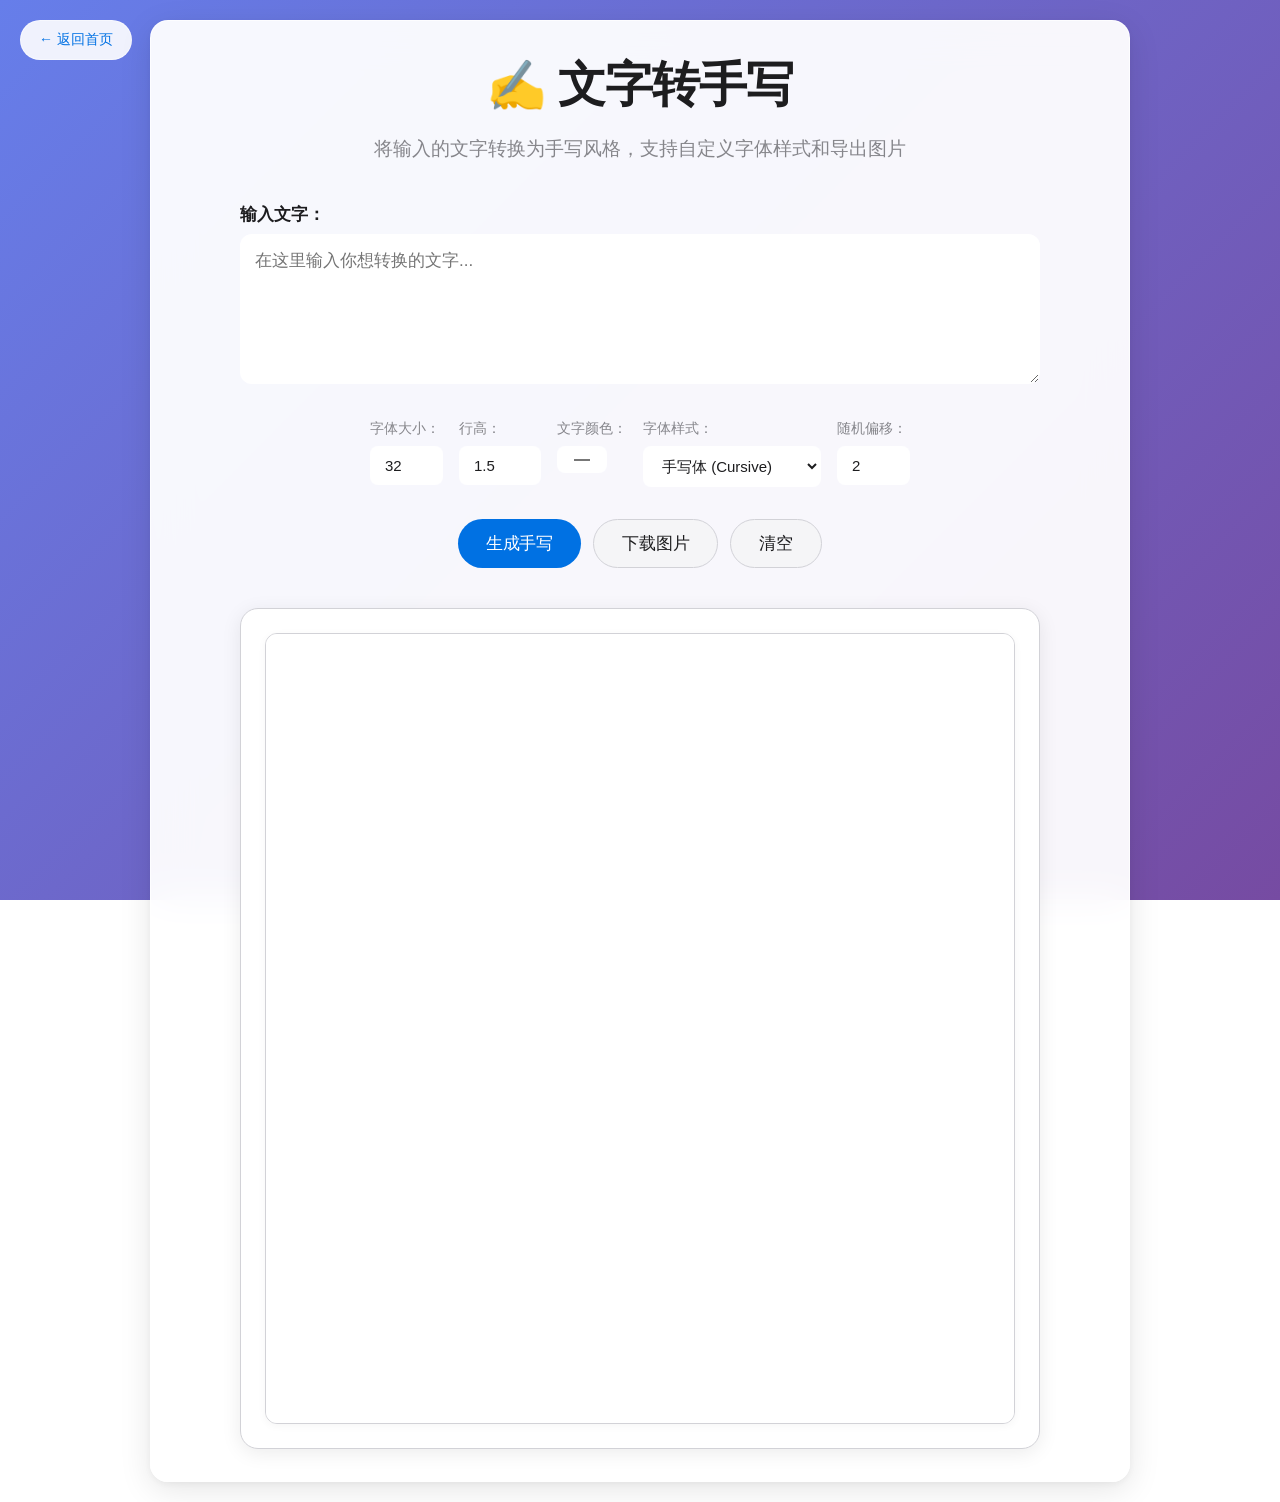
<file: handwriting.html>
<!doctype html>
<html lang="zh-CN">
<head>
  <meta charset="utf-8" />
  <meta name="viewport" content="width=device-width,initial-scale=1" />
  <title>文字转手写 - 在线工具</title>
  <link rel="stylesheet" href="style.css" />
  <style>
    body {
      background: linear-gradient(135deg, #667eea 0%, #764ba2 100%);
      background-attachment: fixed;
    }
    .handwriting-container {
      text-align: center;
      padding: 32px 20px;
    }
    .handwriting-container h1 {
      font-size: 48px;
      font-weight: 600;
      margin-bottom: 8px;
      color: #1d1d1f;
      letter-spacing: -0.02em;
    }
    .handwriting-container .subtitle {
      color: #86868b;
      font-size: 19px;
      margin-bottom: 40px;
      font-weight: 400;
      line-height: 1.4;
    }
    .back-btn {
      position: absolute;
      top: 20px;
      left: 20px;
      padding: 10px 18px;
      background: rgba(255, 255, 255, 0.9);
      border: 1px solid rgba(255, 255, 255, 0.5);
      border-radius: 980px;
      color: #0071e3;
      text-decoration: none;
      transition: all 0.3s cubic-bezier(0.4, 0, 0.2, 1);
      font-weight: 500;
      font-size: 14px;
      backdrop-filter: blur(10px);
    }
    .back-btn:hover {
      background: rgba(255, 255, 255, 1);
      border-color: #0071e3;
      transform: scale(1.05);
    }
    .input-section {
      margin-bottom: 32px;
      text-align: left;
      max-width: 800px;
      margin-left: auto;
      margin-right: auto;
    }
    .input-section label {
      display: block;
      margin-bottom: 8px;
      color: #1d1d1f;
      font-weight: 600;
      font-size: 17px;
    }
    .input-section textarea {
      width: 100%;
      min-height: 150px;
      padding: 14px;
      background: rgba(255, 255, 255, 0.95);
      border: 1px solid rgba(255, 255, 255, 0.5);
      border-radius: 12px;
      color: #1d1d1f;
      font-size: 17px;
      font-family: -apple-system, BlinkMacSystemFont, "SF Pro Text", sans-serif;
      resize: vertical;
      transition: all 0.2s ease;
      backdrop-filter: blur(10px);
    }
    .input-section textarea:focus {
      outline: none;
      border-color: #0071e3;
      box-shadow: 0 0 0 4px rgba(0, 113, 227, 0.1);
    }
    .controls-section {
      display: flex;
      gap: 16px;
      flex-wrap: wrap;
      justify-content: center;
      margin-bottom: 32px;
      max-width: 800px;
      margin-left: auto;
      margin-right: auto;
    }
    .control-group {
      display: flex;
      flex-direction: column;
      gap: 8px;
      text-align: left;
    }
    .control-group label {
      color: #86868b;
      font-size: 14px;
      font-weight: 500;
    }
    .control-group input,
    .control-group select {
      padding: 10px 14px;
      background: rgba(255, 255, 255, 0.95);
      border: 1px solid rgba(255, 255, 255, 0.5);
      border-radius: 8px;
      color: #1d1d1f;
      font-size: 15px;
      font-family: -apple-system, BlinkMacSystemFont, "SF Pro Text", sans-serif;
      transition: all 0.2s ease;
    }
    .control-group input:focus,
    .control-group select:focus {
      outline: none;
      border-color: #0071e3;
    }
    .control-group input[type="number"],
    .control-group input[type="color"] {
      cursor: pointer;
    }
    .action-buttons {
      display: flex;
      gap: 12px;
      justify-content: center;
      margin-bottom: 40px;
    }
    .action-buttons button {
      padding: 12px 28px;
      background: #0071e3;
      border: none;
      border-radius: 980px;
      color: white;
      font-size: 17px;
      font-weight: 500;
      cursor: pointer;
      transition: all 0.3s cubic-bezier(0.4, 0, 0.2, 1);
      letter-spacing: -0.01em;
    }
    .action-buttons button:hover {
      background: #0077ed;
      transform: scale(1.02);
    }
    .action-buttons button:active {
      transform: scale(0.98);
    }
    .action-buttons button.secondary {
      background: #f5f5f7;
      color: #1d1d1f;
      border: 1px solid #d2d2d7;
    }
    .action-buttons button.secondary:hover {
      background: #e8e8ed;
    }
    .canvas-container {
      max-width: 800px;
      margin: 0 auto;
      background: white;
      border-radius: 18px;
      padding: 24px;
      box-shadow: 0 4px 20px rgba(0, 0, 0, 0.08);
      border: 1px solid #d2d2d7;
    }
    #handwritingCanvas {
      display: block;
      width: 100%;
      border: 1px solid #d2d2d7;
      border-radius: 12px;
    }
    .notification {
      position: fixed;
      top: 20px;
      right: 20px;
      padding: 14px 22px;
      background: #1d1d1f;
      color: white;
      border-radius: 12px;
      box-shadow: 0 4px 16px rgba(0, 0, 0, 0.2);
      z-index: 1000;
      opacity: 0;
      transform: translateY(-20px);
      transition: all 0.3s cubic-bezier(0.4, 0, 0.2, 1);
      pointer-events: none;
      font-size: 15px;
      font-weight: 500;
    }
    .notification.show {
      opacity: 1;
      transform: translateY(0);
    }
    .notification.error {
      background: #ff3b30;
    }
  </style>
</head>
<body>
  <div id="notification" class="notification"></div>
  <a href="index.html" class="back-btn">← 返回首页</a>
  
  <main class="container handwriting-container">
    <h1>✍️ 文字转手写</h1>
    <p class="subtitle">将输入的文字转换为手写风格，支持自定义字体样式和导出图片</p>
    
    <div class="input-section">
      <label for="textInput">输入文字：</label>
      <textarea id="textInput" placeholder="在这里输入你想转换的文字..."></textarea>
    </div>
    
    <div class="controls-section">
      <div class="control-group">
        <label for="fontSize">字体大小：</label>
        <input type="number" id="fontSize" value="32" min="12" max="72" />
      </div>
      
      <div class="control-group">
        <label for="lineHeight">行高：</label>
        <input type="number" id="lineHeight" value="1.5" min="1" max="3" step="0.1" />
      </div>
      
      <div class="control-group">
        <label for="textColor">文字颜色：</label>
        <input type="color" id="textColor" value="#000000" />
      </div>
      
      <div class="control-group">
        <label for="fontStyle">字体样式：</label>
        <select id="fontStyle">
          <option value="cursive, sans-serif">手写体 (Cursive)</option>
          <option value="'Comic Sans MS', cursive, sans-serif">Comic Sans MS</option>
          <option value="'Brush Script MT', cursive, sans-serif">Brush Script</option>
          <option value="'Lucida Handwriting', cursive, sans-serif">Lucida Handwriting</option>
          <option value="'STKaiti', 'KaiTi', serif, sans-serif">楷体 (KaiTi)</option>
          <option value="'STXingkai', 'FZShuTi', cursive, sans-serif">行楷 (XingKai)</option>
          <option value="'Segoe Script', cursive, sans-serif">Segoe Script</option>
          <option value="'Bradley Hand', cursive, sans-serif">Bradley Hand</option>
          <option value="'Snell Roundhand', cursive, sans-serif">Snell Roundhand</option>
          <option value="'Apple Chancery', cursive, sans-serif">Apple Chancery</option>
          <option value="'Monotype Corsiva', cursive, sans-serif">Monotype Corsiva</option>
        </select>
      </div>
      
      <div class="control-group">
        <label for="randomOffset">随机偏移：</label>
        <input type="number" id="randomOffset" value="2" min="0" max="10" />
      </div>
    </div>
    
    <div class="action-buttons">
      <button id="generateBtn">生成手写</button>
      <button id="downloadBtn" class="secondary">下载图片</button>
      <button id="clearBtn" class="secondary">清空</button>
    </div>
    
    <div class="canvas-container">
      <canvas id="handwritingCanvas"></canvas>
    </div>
  </main>
  
  <script>
    const textInput = document.getElementById('textInput');
    const fontSizeInput = document.getElementById('fontSize');
    const lineHeightInput = document.getElementById('lineHeight');
    const textColorInput = document.getElementById('textColor');
    const fontStyleInput = document.getElementById('fontStyle');
    const randomOffsetInput = document.getElementById('randomOffset');
    const generateBtn = document.getElementById('generateBtn');
    const downloadBtn = document.getElementById('downloadBtn');
    const clearBtn = document.getElementById('clearBtn');
    const canvas = document.getElementById('handwritingCanvas');
    const ctx = canvas.getContext('2d');
    const notificationEl = document.getElementById('notification');
    
    // Show notification
    function showNotification(message, isError = false) {
      notificationEl.textContent = message;
      notificationEl.className = 'notification show' + (isError ? ' error' : '');
      setTimeout(() => {
        notificationEl.classList.remove('show');
      }, 3000);
    }
    
    // Initialize canvas size
    function initCanvas() {
      const container = canvas.parentElement;
      const width = Math.min(container.clientWidth - 40, 760);
      canvas.width = width;
      canvas.height = 800; // Initial height, will adjust based on content
      
      // Fill with white background
      ctx.fillStyle = '#ffffff';
      ctx.fillRect(0, 0, canvas.width, canvas.height);
    }
    
    initCanvas();
    window.addEventListener('resize', () => {
      const text = textInput.value;
      if (text) {
        generateHandwriting();
      } else {
        initCanvas();
      }
    });
    
    // Generate handwriting
    function generateHandwriting() {
      const text = textInput.value;
      if (!text.trim()) {
        showNotification('请输入要转换的文字！', true);
        return;
      }
      
      const fontSize = parseInt(fontSizeInput.value);
      const lineHeight = parseFloat(lineHeightInput.value);
      const textColor = textColorInput.value;
      const fontStyle = fontStyleInput.value;
      const randomOffset = parseInt(randomOffsetInput.value);
      
      // Reset canvas
      initCanvas();
      
      // Set font
      ctx.font = `${fontSize}px ${fontStyle}`;
      ctx.fillStyle = textColor;
      ctx.textBaseline = 'top';
      
      // Calculate line wrapping
      const maxWidth = canvas.width - 60; // 30px padding on each side
      const lines = [];
      const paragraphs = text.split('\n');
      
      paragraphs.forEach(paragraph => {
        if (!paragraph.trim()) {
          lines.push('');
          return;
        }
        
        const words = paragraph.split('');
        let currentLine = '';
        
        for (let i = 0; i < words.length; i++) {
          const testLine = currentLine + words[i];
          const metrics = ctx.measureText(testLine);
          
          if (metrics.width > maxWidth && currentLine !== '') {
            lines.push(currentLine);
            currentLine = words[i];
          } else {
            currentLine = testLine;
          }
        }
        
        if (currentLine) {
          lines.push(currentLine);
        }
      });
      
      // Calculate required canvas height
      const lineSpacing = fontSize * lineHeight;
      const requiredHeight = Math.max(800, lines.length * lineSpacing + 60);
      
      if (canvas.height !== requiredHeight) {
        canvas.height = requiredHeight;
        ctx.fillStyle = '#ffffff';
        ctx.fillRect(0, 0, canvas.width, canvas.height);
        ctx.font = `${fontSize}px ${fontStyle}`;
        ctx.fillStyle = textColor;
        ctx.textBaseline = 'top';
      }
      
      // Draw text with handwriting effect
      let y = 30;
      lines.forEach(line => {
        let x = 30;
        
        // Add slight rotation and position variation for handwriting effect
        for (let i = 0; i < line.length; i++) {
          const char = line[i];
          
          // Random offset for natural handwriting look
          const offsetX = (Math.random() - 0.5) * randomOffset;
          const offsetY = (Math.random() - 0.5) * randomOffset;
          const rotation = (Math.random() - 0.5) * 0.05; // Slight rotation
          
          ctx.save();
          ctx.translate(x + offsetX, y + offsetY);
          ctx.rotate(rotation);
          ctx.fillText(char, 0, 0);
          ctx.restore();
          
          // Move x position for next character
          const charWidth = ctx.measureText(char).width;
          x += charWidth;
        }
        
        y += lineSpacing;
      });
      
      showNotification('手写效果生成成功！');
    }
    
    // Download image
    function downloadImage() {
      const link = document.createElement('a');
      link.download = 'handwriting.png';
      link.href = canvas.toDataURL('image/png');
      link.click();
      showNotification('图片已下载！');
    }
    
    // Clear canvas
    function clearCanvas() {
      textInput.value = '';
      initCanvas();
      showNotification('已清空内容');
    }
    
    // Event listeners
    generateBtn.addEventListener('click', generateHandwriting);
    downloadBtn.addEventListener('click', downloadImage);
    clearBtn.addEventListener('click', clearCanvas);
    
    // Auto-generate on Enter (with Ctrl/Cmd)
    textInput.addEventListener('keydown', (e) => {
      if ((e.ctrlKey || e.metaKey) && e.key === 'Enter') {
        generateHandwriting();
      }
    });
  </script>
</body>
</html>
</file>
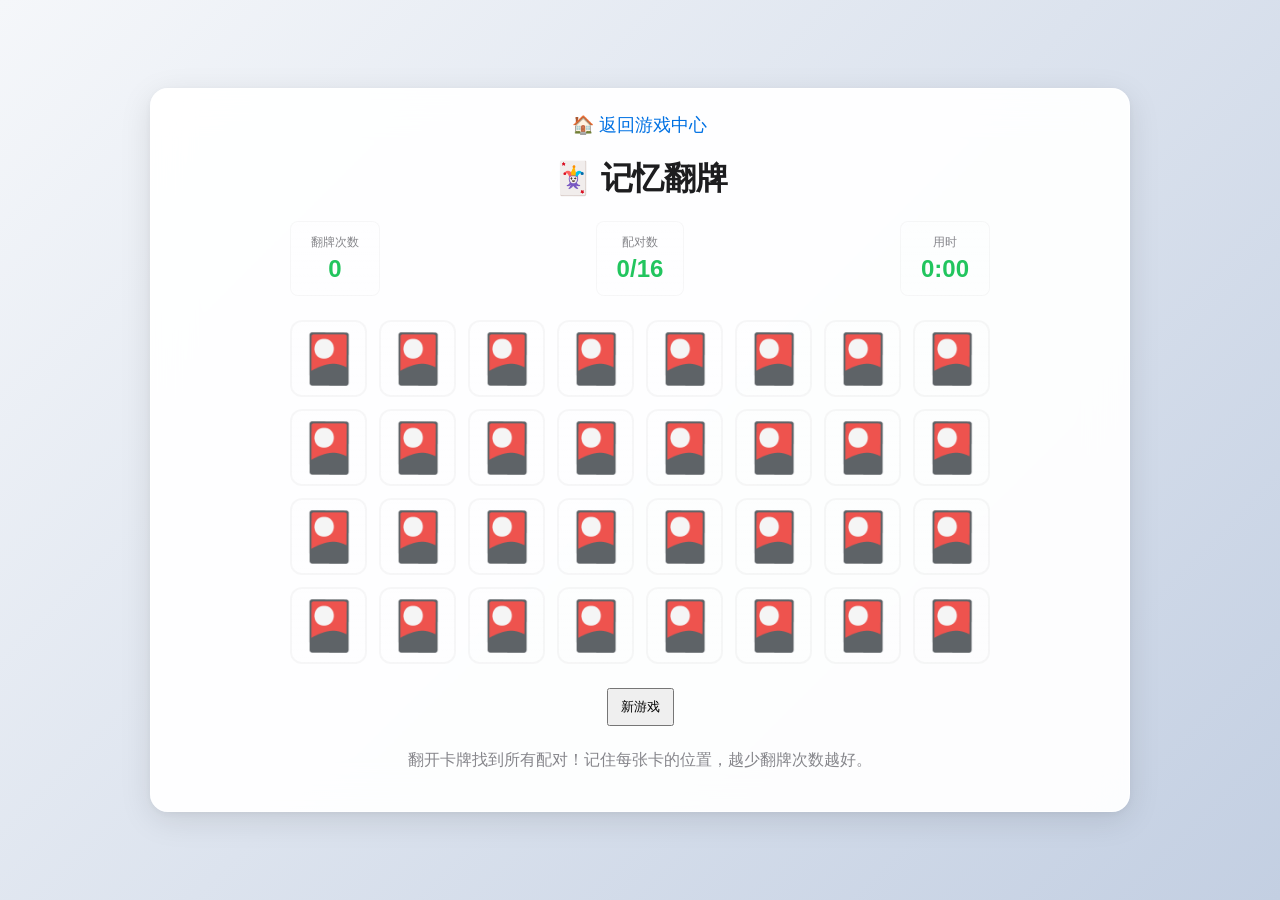
<file: memory.html>
<!doctype html>
<html lang="zh-CN">
<head>
  <meta charset="utf-8" />
  <meta name="viewport" content="width=device-width,initial-scale=1" />
  <title>记忆翻牌 - 游戏中心</title>
  <link rel="stylesheet" href="style.css" />
  <style>
    .memory-container {
      max-width: 700px;
      margin: 0 auto;
      text-align: center;
    }
    .memory-header {
      display: flex;
      justify-content: space-between;
      align-items: center;
      margin: 20px 0;
      flex-wrap: wrap;
      gap: 12px;
    }
    .stat-box {
      background: linear-gradient(180deg, rgba(255,255,255,0.05), rgba(255,255,255,0.01));
      border: 1px solid var(--glass);
      border-radius: 8px;
      padding: 12px 20px;
      min-width: 80px;
    }
    .stat-label {
      font-size: 12px;
      color: var(--muted);
      margin-bottom: 4px;
    }
    .stat-value {
      font-size: 24px;
      font-weight: 700;
      color: #22c55e;
    }
    .memory-grid {
      display: grid;
      grid-template-columns: repeat(8, 1fr);
      gap: 12px;
      margin: 24px auto;
      max-width: 800px;
    }
    .memory-card {
      aspect-ratio: 1;
      background: linear-gradient(180deg, rgba(255,255,255,0.05), rgba(255,255,255,0.01));
      border: 2px solid var(--glass);
      border-radius: 12px;
      font-size: 48px;
      display: flex;
      align-items: center;
      justify-content: center;
      cursor: pointer;
      transition: all 0.3s ease;
      position: relative;
      transform-style: preserve-3d;
    }
    .memory-card:hover:not(.flipped):not(.matched) {
      border-color: rgba(34, 197, 94, 0.3);
      transform: scale(1.05);
    }
    .memory-card.flipped {
      background: linear-gradient(180deg, rgba(34, 197, 94, 0.1), rgba(34, 197, 94, 0.05));
      border-color: #22c55e;
    }
    .memory-card.matched {
      background: linear-gradient(180deg, rgba(34, 197, 94, 0.2), rgba(34, 197, 94, 0.1));
      border-color: #22c55e;
      opacity: 0.6;
      cursor: default;
    }
    .memory-card .card-back {
      position: absolute;
      width: 100%;
      height: 100%;
      display: flex;
      align-items: center;
      justify-content: center;
      font-size: 48px;
      backface-visibility: hidden;
    }
    .memory-card .card-front {
      position: absolute;
      width: 100%;
      height: 100%;
      display: flex;
      align-items: center;
      justify-content: center;
      font-size: 64px;
      backface-visibility: hidden;
      opacity: 0;
    }
    .memory-card.flipped .card-back {
      opacity: 0;
    }
    .memory-card.flipped .card-front,
    .memory-card.matched .card-front {
      opacity: 1;
    }
    .controls {
      margin: 24px 0;
      display: flex;
      gap: 12px;
      justify-content: center;
      flex-wrap: wrap;
    }
    .back-link {
      display: inline-block;
      margin-bottom: 20px;
      color: var(--accent);
      text-decoration: none;
      font-size: 18px;
    }
    .back-link:hover {
      text-decoration: underline;
    }
    .game-complete-message {
      font-size: 24px;
      font-weight: 700;
      color: #22c55e;
      margin: 20px 0;
      animation: fadeIn 0.5s ease;
    }
    @keyframes fadeIn {
      from { opacity: 0; transform: translateY(-10px); }
      to { opacity: 1; transform: translateY(0); }
    }
    @media (max-width: 820px) {
      .memory-grid {
        grid-template-columns: repeat(4, 1fr);
        max-width: 500px;
      }
    }
    @media (max-width: 520px) {
      .memory-grid {
        gap: 8px;
      }
      .memory-card .card-back {
        font-size: 32px;
      }
      .memory-card .card-front {
        font-size: 48px;
      }
    }
  </style>
</head>
<body>
  <main class="container">
    <div class="memory-container">
      <a href="index.html" class="back-link">🏠 返回游戏中心</a>
      <h1>🃏 记忆翻牌</h1>
      
      <div class="memory-header">
        <div class="stat-box">
          <div class="stat-label">翻牌次数</div>
          <div class="stat-value" id="moves">0</div>
        </div>
        <div class="stat-box">
          <div class="stat-label">配对数</div>
          <div class="stat-value" id="matches">0/16</div>
        </div>
        <div class="stat-box">
          <div class="stat-label">用时</div>
          <div class="stat-value" id="timer">0:00</div>
        </div>
      </div>
      
      <div class="memory-grid" id="memoryGrid"></div>
      
      <div id="completeMessage" style="display: none;" class="game-complete-message"></div>
      
      <div class="controls">
        <button id="newGameBtn">新游戏</button>
      </div>
      
      <p class="hint">翻开卡牌找到所有配对！记住每张卡的位置，越少翻牌次数越好。</p>
    </div>
  </main>
  
  <script>
    class MemoryGame {
      constructor() {
        this.cards = ['🍎', '🍌', '🍇', '🍊', '🍓', '🍉', '🍒', '🍑', '🥝', '🍍', '🥥', '🍋', '🍐', '🍈', '🥭', '🍏'];
        this.gameCards = [];
        this.flippedCards = [];
        this.matchedPairs = 0;
        this.moves = 0;
        this.isProcessing = false;
        this.startTime = null;
        this.timerInterval = null;
        
        this.gridElement = document.getElementById('memoryGrid');
        this.movesElement = document.getElementById('moves');
        this.matchesElement = document.getElementById('matches');
        this.timerElement = document.getElementById('timer');
        this.completeMessageElement = document.getElementById('completeMessage');
        
        this.init();
      }
      
      init() {
        // Create shuffled deck using Fisher-Yates shuffle
        this.gameCards = [...this.cards, ...this.cards];
        for (let i = this.gameCards.length - 1; i > 0; i--) {
          const j = Math.floor(Math.random() * (i + 1));
          [this.gameCards[i], this.gameCards[j]] = [this.gameCards[j], this.gameCards[i]];
        }
        
        this.flippedCards = [];
        this.matchedPairs = 0;
        this.moves = 0;
        this.isProcessing = false;
        this.startTime = null;
        
        this.updateStats();
        this.renderGrid();
        this.stopTimer();
        this.completeMessageElement.style.display = 'none';
      }
      
      renderGrid() {
        this.gridElement.innerHTML = '';
        
        this.gameCards.forEach((symbol, index) => {
          const card = document.createElement('div');
          card.className = 'memory-card';
          card.dataset.index = index;
          card.dataset.symbol = symbol;
          
          const cardBack = document.createElement('div');
          cardBack.className = 'card-back';
          cardBack.textContent = '🎴';
          
          const cardFront = document.createElement('div');
          cardFront.className = 'card-front';
          cardFront.textContent = symbol;
          
          card.appendChild(cardBack);
          card.appendChild(cardFront);
          card.addEventListener('click', () => this.flipCard(card));
          
          this.gridElement.appendChild(card);
        });
      }
      
      flipCard(card) {
        if (this.isProcessing) return;
        if (card.classList.contains('flipped')) return;
        if (card.classList.contains('matched')) return;
        
        // Start timer on first flip
        if (!this.startTime) {
          this.startTimer();
        }
        
        card.classList.add('flipped');
        this.flippedCards.push(card);
        
        if (this.flippedCards.length === 2) {
          this.moves++;
          this.updateStats();
          this.checkMatch();
        }
      }
      
      checkMatch() {
        this.isProcessing = true;
        const [card1, card2] = this.flippedCards;
        
        if (card1.dataset.symbol === card2.dataset.symbol) {
          // Match found
          setTimeout(() => {
            card1.classList.add('matched');
            card2.classList.add('matched');
            this.matchedPairs++;
            this.updateStats();
            this.flippedCards = [];
            this.isProcessing = false;
            
            // Check if game is complete
            if (this.matchedPairs === this.cards.length) {
              this.gameComplete();
            }
          }, 500);
        } else {
          // No match
          setTimeout(() => {
            card1.classList.remove('flipped');
            card2.classList.remove('flipped');
            this.flippedCards = [];
            this.isProcessing = false;
          }, 1000);
        }
      }
      
      updateStats() {
        this.movesElement.textContent = this.moves;
        this.matchesElement.textContent = `${this.matchedPairs}/${this.cards.length}`;
      }
      
      startTimer() {
        this.startTime = Date.now();
        this.timerInterval = setInterval(() => {
          const elapsed = Math.floor((Date.now() - this.startTime) / 1000);
          const minutes = Math.floor(elapsed / 60);
          const seconds = elapsed % 60;
          this.timerElement.textContent = `${minutes}:${seconds.toString().padStart(2, '0')}`;
        }, 1000);
      }
      
      stopTimer() {
        if (this.timerInterval) {
          clearInterval(this.timerInterval);
          this.timerInterval = null;
        }
        this.timerElement.textContent = '0:00';
      }
      
      gameComplete() {
        this.stopTimer();
        const elapsed = Math.floor((Date.now() - this.startTime) / 1000);
        const minutes = Math.floor(elapsed / 60);
        const seconds = elapsed % 60;
        const timeStr = `${minutes}:${seconds.toString().padStart(2, '0')}`;
        
        this.completeMessageElement.textContent = `🎉 恭喜完成！用时 ${timeStr}，翻牌 ${this.moves} 次`;
        this.completeMessageElement.style.display = 'block';
      }
      
      reset() {
        this.init();
      }
    }
    
    const game = new MemoryGame();
    
    document.getElementById('newGameBtn').addEventListener('click', () => {
      game.reset();
    });
  </script>
</body>
</html>
</file>
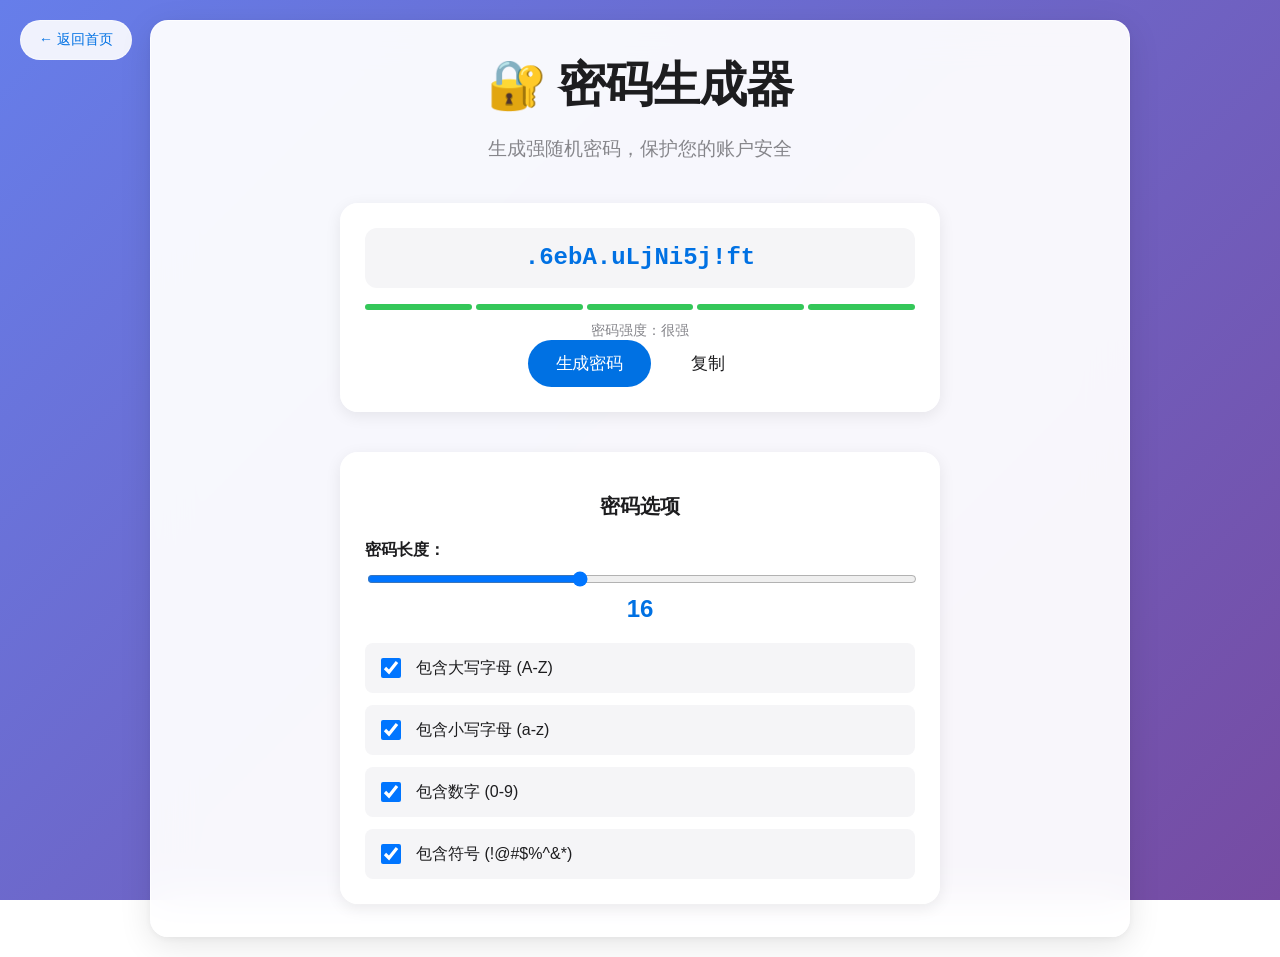
<file: passwordgen.html>
<!doctype html>
<html lang="zh-CN">
<head>
  <meta charset="utf-8" />
  <meta name="viewport" content="width=device-width,initial-scale=1" />
  <title>密码生成器 - 在线工具</title>
  <link rel="stylesheet" href="style.css" />
  <style>
    body {
      background: linear-gradient(135deg, #667eea 0%, #764ba2 100%);
      background-attachment: fixed;
    }
    .tool-container {
      text-align: center;
      padding: 32px 20px;
    }
    .tool-container h1 {
      font-size: 48px;
      font-weight: 600;
      margin-bottom: 8px;
      color: #1d1d1f;
      letter-spacing: -0.02em;
    }
    .tool-container .subtitle {
      color: #86868b;
      font-size: 19px;
      margin-bottom: 40px;
      font-weight: 400;
      line-height: 1.4;
    }
    .back-btn {
      position: absolute;
      top: 20px;
      left: 20px;
      padding: 10px 18px;
      background: rgba(255, 255, 255, 0.9);
      border: 1px solid rgba(255, 255, 255, 0.5);
      border-radius: 980px;
      color: #0071e3;
      text-decoration: none;
      transition: all 0.3s cubic-bezier(0.4, 0, 0.2, 1);
      font-weight: 500;
      font-size: 14px;
      backdrop-filter: blur(10px);
    }
    .back-btn:hover {
      background: rgba(255, 255, 255, 1);
      border-color: #0071e3;
      transform: scale(1.05);
    }
    .password-display {
      max-width: 600px;
      margin: 0 auto 32px;
      background: rgba(255, 255, 255, 0.95);
      backdrop-filter: blur(10px);
      border: 1px solid rgba(255, 255, 255, 0.5);
      border-radius: 18px;
      padding: 24px;
      box-shadow: 0 4px 16px rgba(0,0,0,0.08);
    }
    .password-text {
      font-size: 24px;
      font-weight: 600;
      color: #0071e3;
      font-family: 'Monaco', 'Menlo', monospace;
      word-break: break-all;
      padding: 16px;
      background: #f5f5f7;
      border-radius: 12px;
      margin-bottom: 16px;
      min-height: 60px;
      display: flex;
      align-items: center;
      justify-content: center;
    }
    .strength-indicator {
      display: flex;
      gap: 4px;
      margin-bottom: 12px;
    }
    .strength-bar {
      flex: 1;
      height: 6px;
      background: #e5e5e7;
      border-radius: 3px;
      transition: background 0.3s ease;
    }
    .strength-bar.active {
      background: #34c759;
    }
    .strength-bar.active.weak {
      background: #ff3b30;
    }
    .strength-bar.active.medium {
      background: #ff9500;
    }
    .strength-label {
      color: #86868b;
      font-size: 14px;
      font-weight: 500;
      text-align: center;
    }
    .action-buttons {
      display: flex;
      gap: 12px;
      justify-content: center;
    }
    .action-buttons button {
      padding: 12px 28px;
      border: none;
      border-radius: 980px;
      font-size: 17px;
      font-weight: 500;
      cursor: pointer;
      transition: all 0.3s cubic-bezier(0.4, 0, 0.2, 1);
      letter-spacing: -0.01em;
    }
    .btn-primary {
      background: #0071e3;
      color: white;
    }
    .btn-primary:hover {
      background: #0077ed;
      transform: scale(1.02);
    }
    .btn-secondary {
      background: rgba(255, 255, 255, 0.9);
      color: #1d1d1f;
      border: 1px solid rgba(255, 255, 255, 0.5);
    }
    .btn-secondary:hover {
      background: white;
      transform: scale(1.02);
    }
    .options-section {
      max-width: 600px;
      margin: 40px auto 0;
      padding: 24px;
      background: rgba(255, 255, 255, 0.95);
      backdrop-filter: blur(10px);
      border: 1px solid rgba(255, 255, 255, 0.5);
      border-radius: 18px;
      text-align: left;
      box-shadow: 0 4px 16px rgba(0,0,0,0.08);
    }
    .options-section h2 {
      font-size: 20px;
      font-weight: 600;
      margin-bottom: 20px;
      color: #1d1d1f;
      text-align: center;
    }
    .option-group {
      margin-bottom: 20px;
    }
    .option-group label {
      display: block;
      color: #1d1d1f;
      font-weight: 600;
      margin-bottom: 8px;
    }
    .option-group input[type="range"] {
      width: 100%;
      margin-bottom: 8px;
    }
    .range-value {
      text-align: center;
      color: #0071e3;
      font-size: 24px;
      font-weight: 600;
    }
    .checkbox-group {
      display: flex;
      flex-direction: column;
      gap: 12px;
    }
    .checkbox-item {
      display: flex;
      align-items: center;
      gap: 12px;
      padding: 12px;
      background: #f5f5f7;
      border-radius: 8px;
      cursor: pointer;
      transition: background 0.2s ease;
    }
    .checkbox-item:hover {
      background: #e8e8ed;
    }
    .checkbox-item input[type="checkbox"] {
      width: 20px;
      height: 20px;
      cursor: pointer;
    }
    .checkbox-item label {
      flex: 1;
      cursor: pointer;
      margin: 0;
      font-weight: 500;
    }
    .notification {
      position: fixed;
      top: 20px;
      right: 20px;
      padding: 14px 22px;
      background: #1d1d1f;
      color: white;
      border-radius: 12px;
      box-shadow: 0 4px 16px rgba(0, 0, 0, 0.2);
      z-index: 1000;
      opacity: 0;
      transform: translateY(-20px);
      transition: all 0.3s cubic-bezier(0.4, 0, 0.2, 1);
      pointer-events: none;
      font-size: 15px;
      font-weight: 500;
    }
    .notification.show {
      opacity: 1;
      transform: translateY(0);
    }
  </style>
</head>
<body>
  <div id="notification" class="notification"></div>
  <a href="index.html" class="back-btn">← 返回首页</a>
  
  <main class="container tool-container">
    <h1>🔐 密码生成器</h1>
    <p class="subtitle">生成强随机密码，保护您的账户安全</p>
    
    <div class="password-display">
      <div class="password-text" id="passwordText">点击生成密码</div>
      <div class="strength-indicator">
        <div class="strength-bar"></div>
        <div class="strength-bar"></div>
        <div class="strength-bar"></div>
        <div class="strength-bar"></div>
        <div class="strength-bar"></div>
      </div>
      <div class="strength-label" id="strengthLabel">密码强度：未生成</div>
      <div class="action-buttons">
        <button class="btn-primary" id="generateBtn">生成密码</button>
        <button class="btn-secondary" id="copyBtn">复制</button>
      </div>
    </div>
    
    <div class="options-section">
      <h2>密码选项</h2>
      
      <div class="option-group">
        <label for="lengthRange">密码长度：</label>
        <input type="range" id="lengthRange" min="6" max="32" value="16" />
        <div class="range-value" id="lengthValue">16</div>
      </div>
      
      <div class="checkbox-group">
        <div class="checkbox-item">
          <input type="checkbox" id="includeUppercase" checked />
          <label for="includeUppercase">包含大写字母 (A-Z)</label>
        </div>
        
        <div class="checkbox-item">
          <input type="checkbox" id="includeLowercase" checked />
          <label for="includeLowercase">包含小写字母 (a-z)</label>
        </div>
        
        <div class="checkbox-item">
          <input type="checkbox" id="includeNumbers" checked />
          <label for="includeNumbers">包含数字 (0-9)</label>
        </div>
        
        <div class="checkbox-item">
          <input type="checkbox" id="includeSymbols" checked />
          <label for="includeSymbols">包含符号 (!@#$%^&*)</label>
        </div>
      </div>
    </div>
  </main>
  
  <script>
    const passwordText = document.getElementById('passwordText');
    const strengthLabel = document.getElementById('strengthLabel');
    const generateBtn = document.getElementById('generateBtn');
    const copyBtn = document.getElementById('copyBtn');
    const lengthRange = document.getElementById('lengthRange');
    const lengthValue = document.getElementById('lengthValue');
    const includeUppercase = document.getElementById('includeUppercase');
    const includeLowercase = document.getElementById('includeLowercase');
    const includeNumbers = document.getElementById('includeNumbers');
    const includeSymbols = document.getElementById('includeSymbols');
    const notificationEl = document.getElementById('notification');
    
    const uppercase = 'ABCDEFGHIJKLMNOPQRSTUVWXYZ';
    const lowercase = 'abcdefghijklmnopqrstuvwxyz';
    const numbers = '0123456789';
    const symbols = '!@#$%^&*()_+-=[]{}|;:,.<>?';
    
    function showNotification(message) {
      notificationEl.textContent = message;
      notificationEl.classList.add('show');
      setTimeout(() => {
        notificationEl.classList.remove('show');
      }, 2000);
    }
    
    function generatePassword() {
      const length = parseInt(lengthRange.value);
      let charset = '';
      let password = '';
      
      if (includeUppercase.checked) charset += uppercase;
      if (includeLowercase.checked) charset += lowercase;
      if (includeNumbers.checked) charset += numbers;
      if (includeSymbols.checked) charset += symbols;
      
      if (charset === '') {
        showNotification('请至少选择一种字符类型！');
        return;
      }
      
      for (let i = 0; i < length; i++) {
        password += charset.charAt(Math.floor(Math.random() * charset.length));
      }
      
      passwordText.textContent = password;
      updateStrength(password);
    }
    
    function updateStrength(password) {
      let strength = 0;
      const bars = document.querySelectorAll('.strength-bar');
      
      if (password.length >= 8) strength++;
      if (password.length >= 12) strength++;
      if (/[a-z]/.test(password) && /[A-Z]/.test(password)) strength++;
      if (/\d/.test(password)) strength++;
      if (/[^a-zA-Z0-9]/.test(password)) strength++;
      
      bars.forEach((bar, index) => {
        bar.classList.remove('active', 'weak', 'medium');
        if (index < strength) {
          bar.classList.add('active');
          if (strength <= 2) bar.classList.add('weak');
          else if (strength <= 3) bar.classList.add('medium');
        }
      });
      
      const labels = ['很弱', '弱', '一般', '强', '很强'];
      strengthLabel.textContent = '密码强度：' + (labels[strength - 1] || '未生成');
    }
    
    function copyPassword() {
      const password = passwordText.textContent;
      if (password === '点击生成密码') {
        showNotification('请先生成密码！');
        return;
      }
      
      navigator.clipboard.writeText(password).then(() => {
        showNotification('密码已复制到剪贴板！');
      }).catch(() => {
        // Fallback for older browsers
        const textarea = document.createElement('textarea');
        textarea.value = password;
        document.body.appendChild(textarea);
        textarea.select();
        document.execCommand('copy');
        document.body.removeChild(textarea);
        showNotification('密码已复制到剪贴板！');
      });
    }
    
    lengthRange.addEventListener('input', (e) => {
      lengthValue.textContent = e.target.value;
    });
    
    generateBtn.addEventListener('click', generatePassword);
    copyBtn.addEventListener('click', copyPassword);
    
    // Auto-generate on load
    generatePassword();
  </script>
</body>
</html>
</file>
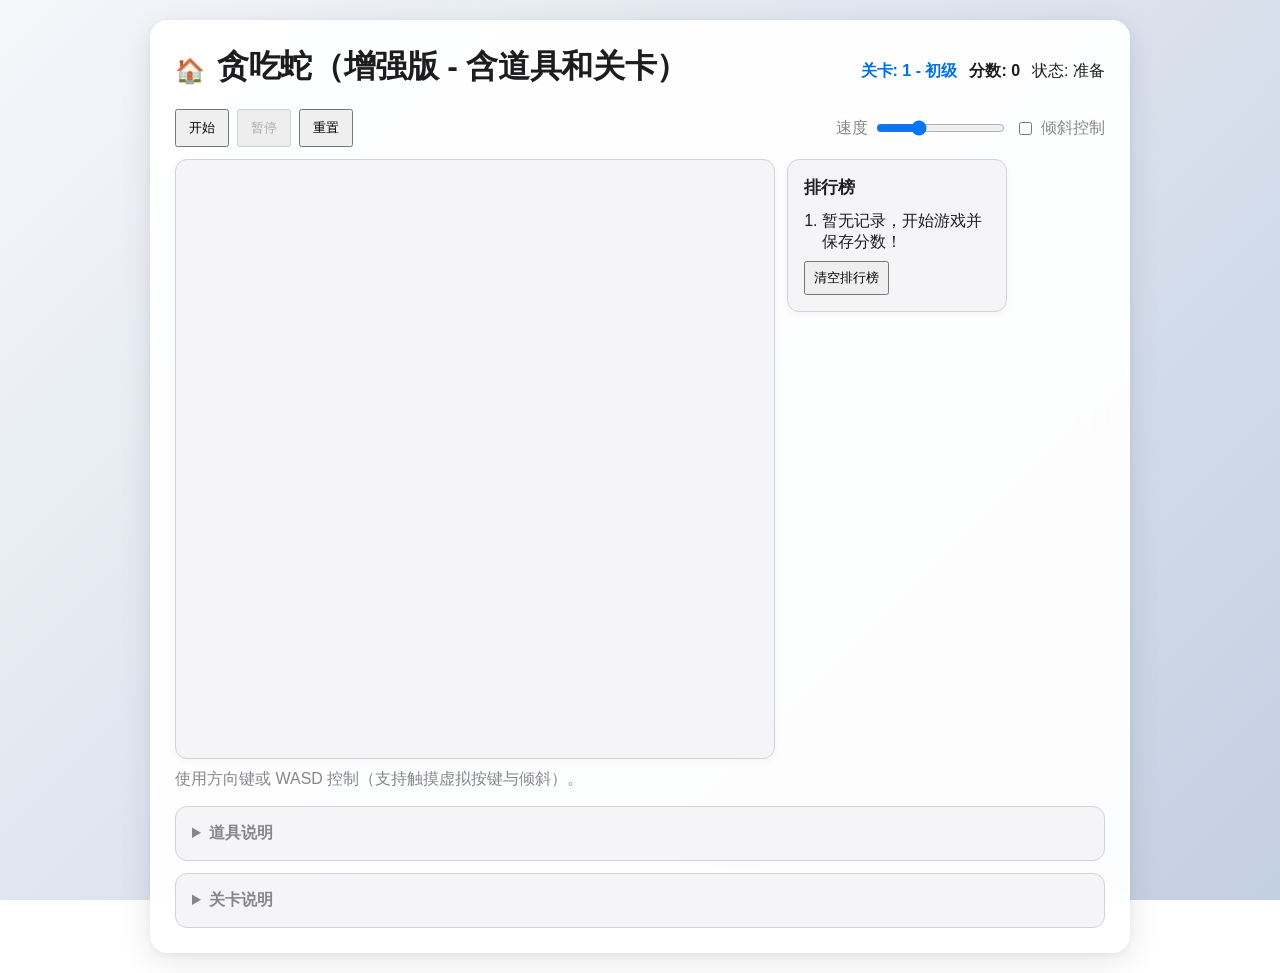
<file: snake.html>
<!doctype html>
<html lang="zh-CN">
<head>
  <meta charset="utf-8" />
  <meta name="viewport" content="width=device-width,initial-scale=1" />
  <title>贪吃蛇 - Web 版（增强版）</title>
  <link rel="stylesheet" href="style.css" />
</head>
<body>
  <main class="container">
    <header class="topbar">
      <div style="display: flex; align-items: center; gap: 12px;">
        <a href="index.html" style="color: var(--accent); text-decoration: none; font-size: 24px;" title="返回游戏中心">🏠</a>
        <h1>贪吃蛇（增强版 - 含道具和关卡）</h1>
      </div>
      <div class="top-actions">
        <div class="level">关卡: <span id="level">1</span> - <span id="levelName">初级</span></div>
        <div class="score">分数: <span id="score">0</span></div>
        <div class="state" id="state">状态: 准备</div>
      </div>
    </header>

    <section class="controls">
      <div class="left-controls">
        <button id="startBtn">开始</button>
        <button id="pauseBtn" disabled>暂停</button>
        <button id="restartBtn">重置</button>
      </div>

      <div class="right-controls">
        <label class="speed">速度
          <input id="speedRange" type="range" min="40" max="300" step="10" value="120">
        </label>
        <label class="toggle">
          <input id="tiltToggle" type="checkbox"> 倾斜控制
        </label>
        <button id="enableTiltBtn" class="small" style="display:none">启用倾斜（权限）</button>
      </div>
    </section>

    <div class="game-area">
      <canvas id="gameCanvas" width="400" height="400" aria-label="贪吃蛇游戏画布"></canvas>

      <!-- 虚拟方向键（移动端） -->
      <div id="dpad" class="dpad" aria-hidden="true">
        <button data-dir="up" class="dpad-btn up">↑</button>
        <button data-dir="left" class="dpad-btn left">←</button>
        <button data-dir="down" class="dpad-btn down">↓</button>
        <button data-dir="right" class="dpad-btn right">→</button>
      </div>

      <!-- 排行榜面板 -->
      <aside class="leaderboard" id="leaderboard">
        <h2>排行榜</h2>
        <ol id="leaderboardList"></ol>
        <button id="clearLeaderboard" class="small">清空排行榜</button>
      </aside>
    </div>

    <p class="hint">使用方向键或 WASD 控制（支持触摸虚拟按键与倾斜）。</p>
    
    <details class="prop-legend">
      <summary>道具说明</summary>
      <ul>
        <li><span class="prop-speed">⚡ 加速</span> - 移动速度提升50%</li>
        <li><span class="prop-slow">🐢 减速</span> - 移动速度降低50%</li>
        <li><span class="prop-double">💎 双倍分</span> - 吃苹果得2分</li>
        <li><span class="prop-invincible">🛡️ 无敌</span> - 可穿墙，不会自撞</li>
        <li><span class="prop-shrink">✂️ 缩短</span> - 立即缩短蛇身一半</li>
      </ul>
    </details>
    
    <details class="level-legend">
      <summary>关卡说明</summary>
      <ul>
        <li><strong>初级</strong> - 目标: 10分，速度: 正常</li>
        <li><strong>入门</strong> - 目标: 25分，速度: 更快10%</li>
        <li><strong>进阶</strong> - 目标: 45分，速度: 更快20%</li>
        <li><strong>高手</strong> - 目标: 70分，速度: 更快30%</li>
        <li><strong>专家</strong> - 目标: 100分，速度: 更快40%</li>
        <li><strong>大师</strong> - 目标: 150分，速度: 更快50%</li>
        <li><strong>传奇</strong> - 目标: 999分，速度: 更快60%</li>
      </ul>
      <p class="level-note">随着关卡提升，游戏速度会自动加快，道具出现概率也会增加！</p>
    </details>
  </main>

  <!-- 游戏结束后输入名字的简单模态 -->
  <div id="nameModal" class="modal" aria-hidden="true">
    <div class="modal-content">
      <h3>游戏结束</h3>
      <p>得分: <span id="finalScore">0</span></p>
      <label>你的名字（榜上显示）<input id="playerName" type="text" maxlength="20" placeholder="Player"></label>
      <div class="modal-actions">
        <button id="saveScoreBtn">保存</button>
        <button id="closeModalBtn" class="small">关闭</button>
      </div>
    </div>
  </div>

  <script type="module" src="script.js"></script>
</body>
</html>
</file>
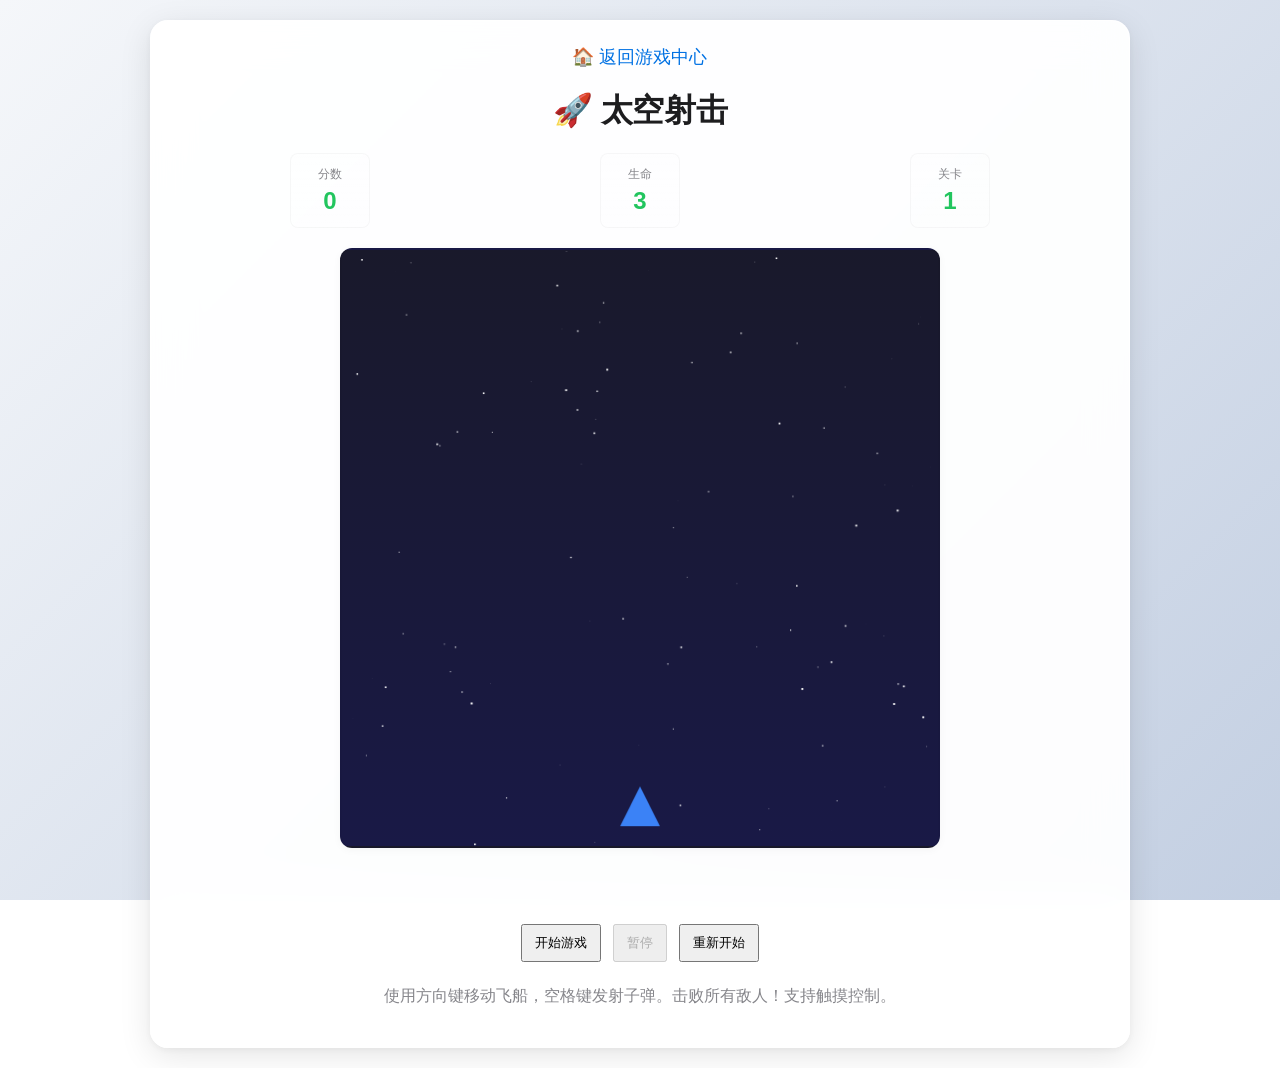
<file: spaceshooter.html>
<!doctype html>
<html lang="zh-CN">
<head>
  <meta charset="utf-8" />
  <meta name="viewport" content="width=device-width,initial-scale=1" />
  <title>太空射击 - 游戏中心</title>
  <link rel="stylesheet" href="style.css" />
  <style>
    .spaceshooter-container {
      max-width: 700px;
      margin: 0 auto;
      text-align: center;
    }
    .spaceshooter-header {
      display: flex;
      justify-content: space-between;
      align-items: center;
      margin: 20px 0;
      flex-wrap: wrap;
      gap: 12px;
    }
    .stat-box {
      background: linear-gradient(180deg, rgba(255,255,255,0.05), rgba(255,255,255,0.01));
      border: 1px solid var(--glass);
      border-radius: 8px;
      padding: 12px 20px;
      min-width: 80px;
    }
    .stat-label {
      font-size: 12px;
      color: var(--muted);
      margin-bottom: 4px;
    }
    .stat-value {
      font-size: 24px;
      font-weight: 700;
      color: #22c55e;
    }
    .game-canvas-container {
      position: relative;
      margin: 20px auto;
      max-width: 600px;
    }
    #gameCanvas {
      border: 2px solid var(--glass);
      border-radius: 12px;
      background: linear-gradient(180deg, rgba(0,0,20,0.9), rgba(0,0,50,0.9));
      display: block;
      margin: 0 auto;
    }
    .controls {
      margin: 24px 0;
      display: flex;
      gap: 12px;
      justify-content: center;
      flex-wrap: wrap;
    }
    .back-link {
      display: inline-block;
      margin-bottom: 20px;
      color: var(--accent);
      text-decoration: none;
      font-size: 18px;
    }
    .back-link:hover {
      text-decoration: underline;
    }
    .game-message {
      font-size: 24px;
      font-weight: 700;
      margin: 20px 0;
      min-height: 32px;
    }
    .game-message.win {
      color: #22c55e;
    }
    .game-message.lose {
      color: #ef4444;
    }
  </style>
</head>
<body>
  <main class="container">
    <div class="spaceshooter-container">
      <a href="index.html" class="back-link">🏠 返回游戏中心</a>
      <h1>🚀 太空射击</h1>
      
      <div class="spaceshooter-header">
        <div class="stat-box">
          <div class="stat-label">分数</div>
          <div class="stat-value" id="score">0</div>
        </div>
        <div class="stat-box">
          <div class="stat-label">生命</div>
          <div class="stat-value" id="lives">3</div>
        </div>
        <div class="stat-box">
          <div class="stat-label">关卡</div>
          <div class="stat-value" id="level">1</div>
        </div>
      </div>
      
      <div class="game-canvas-container">
        <canvas id="gameCanvas" width="600" height="600"></canvas>
      </div>
      
      <div id="gameMessage" class="game-message"></div>
      
      <div class="controls">
        <button id="startBtn">开始游戏</button>
        <button id="pauseBtn" disabled>暂停</button>
        <button id="restartBtn">重新开始</button>
      </div>
      
      <p class="hint">使用方向键移动飞船，空格键发射子弹。击败所有敌人！支持触摸控制。</p>
    </div>
  </main>
  
  <script>
    class SpaceShooterGame {
      constructor() {
        this.canvas = document.getElementById('gameCanvas');
        this.ctx = this.canvas.getContext('2d');
        
        // Game state
        this.isPlaying = false;
        this.isPaused = false;
        this.score = 0;
        this.lives = 3;
        this.level = 1;
        this.enemiesDefeated = 0;
        
        // Player
        this.player = {
          x: this.canvas.width / 2 - 20,
          y: this.canvas.height - 60,
          width: 40,
          height: 40,
          speed: 6
        };
        
        // Bullets
        this.bullets = [];
        this.bulletSpeed = 8;
        this.bulletWidth = 4;
        this.bulletHeight = 12;
        this.lastShot = 0;
        this.shotCooldown = 250;
        
        // Enemies
        this.enemies = [];
        this.enemySpeed = 2;
        this.enemySpawnRate = 1500;
        this.lastEnemySpawn = 0;
        
        // Stars background
        this.stars = [];
        this.initStars();
        
        // Controls
        this.keys = {
          left: false,
          right: false,
          up: false,
          down: false,
          space: false
        };
        
        // Touch
        this.touchX = null;
        this.touchY = null;
        
        // Elements
        this.scoreElement = document.getElementById('score');
        this.livesElement = document.getElementById('lives');
        this.levelElement = document.getElementById('level');
        this.messageElement = document.getElementById('gameMessage');
        this.startBtn = document.getElementById('startBtn');
        this.pauseBtn = document.getElementById('pauseBtn');
        this.restartBtn = document.getElementById('restartBtn');
        
        this.setupControls();
        this.draw();
      }
      
      initStars() {
        for (let i = 0; i < 100; i++) {
          this.stars.push({
            x: Math.random() * this.canvas.width,
            y: Math.random() * this.canvas.height,
            size: Math.random() * 2,
            speed: Math.random() * 1 + 0.5
          });
        }
      }
      
      setupControls() {
        // Keyboard
        document.addEventListener('keydown', (e) => {
          if (e.key === 'ArrowLeft' || e.key === 'a') this.keys.left = true;
          if (e.key === 'ArrowRight' || e.key === 'd') this.keys.right = true;
          if (e.key === 'ArrowUp' || e.key === 'w') this.keys.up = true;
          if (e.key === 'ArrowDown' || e.key === 's') this.keys.down = true;
          if (e.key === ' ') {
            e.preventDefault();
            this.keys.space = true;
          }
        });
        
        document.addEventListener('keyup', (e) => {
          if (e.key === 'ArrowLeft' || e.key === 'a') this.keys.left = false;
          if (e.key === 'ArrowRight' || e.key === 'd') this.keys.right = false;
          if (e.key === 'ArrowUp' || e.key === 'w') this.keys.up = false;
          if (e.key === 'ArrowDown' || e.key === 's') this.keys.down = false;
          if (e.key === ' ') this.keys.space = false;
        });
        
        // Touch
        this.canvas.addEventListener('touchstart', (e) => {
          e.preventDefault();
          const rect = this.canvas.getBoundingClientRect();
          this.touchX = e.touches[0].clientX - rect.left;
          this.touchY = e.touches[0].clientY - rect.top;
          this.keys.space = true; // Auto-shoot on touch
        });
        
        this.canvas.addEventListener('touchmove', (e) => {
          e.preventDefault();
          const rect = this.canvas.getBoundingClientRect();
          this.touchX = e.touches[0].clientX - rect.left;
          this.touchY = e.touches[0].clientY - rect.top;
        });
        
        this.canvas.addEventListener('touchend', (e) => {
          e.preventDefault();
          this.touchX = null;
          this.touchY = null;
          this.keys.space = false;
        });
        
        // Buttons
        this.startBtn.addEventListener('click', () => this.start());
        this.pauseBtn.addEventListener('click', () => this.togglePause());
        this.restartBtn.addEventListener('click', () => this.restart());
      }
      
      start() {
        if (!this.isPlaying) {
          this.isPlaying = true;
          this.isPaused = false;
          this.startBtn.disabled = true;
          this.pauseBtn.disabled = false;
          this.messageElement.textContent = '';
          this.lastEnemySpawn = Date.now();
          this.gameLoop();
        }
      }
      
      togglePause() {
        if (this.isPlaying) {
          this.isPaused = !this.isPaused;
          this.pauseBtn.textContent = this.isPaused ? '继续' : '暂停';
          if (!this.isPaused) {
            this.gameLoop();
          }
        }
      }
      
      restart() {
        this.isPlaying = false;
        this.isPaused = false;
        this.score = 0;
        this.lives = 3;
        this.level = 1;
        this.enemiesDefeated = 0;
        this.player.x = this.canvas.width / 2 - 20;
        this.player.y = this.canvas.height - 60;
        this.bullets = [];
        this.enemies = [];
        this.enemySpeed = 2;
        this.enemySpawnRate = 1500;
        this.updateStats();
        this.startBtn.disabled = false;
        this.pauseBtn.disabled = true;
        this.pauseBtn.textContent = '暂停';
        this.messageElement.textContent = '';
        this.draw();
      }
      
      gameLoop() {
        if (!this.isPlaying || this.isPaused) return;
        
        this.update();
        this.draw();
        requestAnimationFrame(() => this.gameLoop());
      }
      
      update() {
        const now = Date.now();
        
        // Update stars
        this.stars.forEach(star => {
          star.y += star.speed;
          if (star.y > this.canvas.height) {
            star.y = 0;
            star.x = Math.random() * this.canvas.width;
          }
        });
        
        // Move player
        if (this.touchX !== null && this.touchY !== null) {
          // Touch control
          const dx = this.touchX - (this.player.x + this.player.width / 2);
          const dy = this.touchY - (this.player.y + this.player.height / 2);
          const dist = Math.sqrt(dx * dx + dy * dy);
          if (dist > 5) {
            this.player.x += (dx / dist) * this.player.speed;
            this.player.y += (dy / dist) * this.player.speed;
          }
        } else {
          // Keyboard control
          if (this.keys.left && this.player.x > 0) {
            this.player.x -= this.player.speed;
          }
          if (this.keys.right && this.player.x < this.canvas.width - this.player.width) {
            this.player.x += this.player.speed;
          }
          if (this.keys.up && this.player.y > this.canvas.height / 2) {
            this.player.y -= this.player.speed;
          }
          if (this.keys.down && this.player.y < this.canvas.height - this.player.height) {
            this.player.y += this.player.speed;
          }
        }
        
        // Shoot
        if (this.keys.space && now - this.lastShot > this.shotCooldown) {
          this.bullets.push({
            x: this.player.x + this.player.width / 2 - this.bulletWidth / 2,
            y: this.player.y
          });
          this.lastShot = now;
        }
        
        // Update bullets
        this.bullets = this.bullets.filter(bullet => {
          bullet.y -= this.bulletSpeed;
          return bullet.y > -this.bulletHeight;
        });
        
        // Spawn enemies
        if (now - this.lastEnemySpawn > this.enemySpawnRate) {
          this.enemies.push({
            x: Math.random() * (this.canvas.width - 30),
            y: -30,
            width: 30,
            height: 30,
            speed: this.enemySpeed
          });
          this.lastEnemySpawn = now;
        }
        
        // Update enemies
        this.enemies = this.enemies.filter(enemy => {
          enemy.y += enemy.speed;
          
          // Check collision with player
          if (this.checkCollision(this.player, enemy)) {
            this.lives--;
            this.updateStats();
            if (this.lives <= 0) {
              this.gameOver();
            }
            return false;
          }
          
          return enemy.y < this.canvas.height + enemy.height;
        });
        
        // Check bullet-enemy collision
        for (let i = this.bullets.length - 1; i >= 0; i--) {
          for (let j = this.enemies.length - 1; j >= 0; j--) {
            const bullet = this.bullets[i];
            const enemy = this.enemies[j];
            
            if (bullet && enemy && 
                bullet.x < enemy.x + enemy.width &&
                bullet.x + this.bulletWidth > enemy.x &&
                bullet.y < enemy.y + enemy.height &&
                bullet.y + this.bulletHeight > enemy.y) {
              this.bullets.splice(i, 1);
              this.enemies.splice(j, 1);
              this.score += 10;
              this.enemiesDefeated++;
              this.updateStats();
              
              // Level up every 10 enemies
              if (this.enemiesDefeated % 10 === 0) {
                this.levelUp();
              }
              break;
            }
          }
        }
      }
      
      checkCollision(rect1, rect2) {
        return rect1.x < rect2.x + rect2.width &&
               rect1.x + rect1.width > rect2.x &&
               rect1.y < rect2.y + rect2.height &&
               rect1.y + rect1.height > rect2.y;
      }
      
      levelUp() {
        this.level++;
        this.enemySpeed += 0.5;
        this.enemySpawnRate = Math.max(500, this.enemySpawnRate - 100);
        this.updateStats();
      }
      
      gameOver() {
        this.isPlaying = false;
        this.startBtn.disabled = false;
        this.pauseBtn.disabled = true;
        this.messageElement.textContent = `💥 游戏结束！最终分数: ${this.score}`;
        this.messageElement.className = 'game-message lose';
      }
      
      updateStats() {
        this.scoreElement.textContent = this.score;
        this.livesElement.textContent = this.lives;
        this.levelElement.textContent = this.level;
      }
      
      draw() {
        // Clear canvas
        this.ctx.clearRect(0, 0, this.canvas.width, this.canvas.height);
        
        // Draw stars
        this.ctx.fillStyle = 'white';
        this.stars.forEach(star => {
          this.ctx.fillRect(star.x, star.y, star.size, star.size);
        });
        
        // Draw player
        this.ctx.fillStyle = '#3b82f6';
        this.ctx.beginPath();
        this.ctx.moveTo(this.player.x + this.player.width / 2, this.player.y);
        this.ctx.lineTo(this.player.x, this.player.y + this.player.height);
        this.ctx.lineTo(this.player.x + this.player.width, this.player.y + this.player.height);
        this.ctx.closePath();
        this.ctx.fill();
        
        // Draw bullets
        this.ctx.fillStyle = '#22c55e';
        this.bullets.forEach(bullet => {
          this.ctx.fillRect(bullet.x, bullet.y, this.bulletWidth, this.bulletHeight);
        });
        
        // Draw enemies
        this.ctx.fillStyle = '#ef4444';
        this.enemies.forEach(enemy => {
          this.ctx.beginPath();
          this.ctx.moveTo(enemy.x + enemy.width / 2, enemy.y + enemy.height);
          this.ctx.lineTo(enemy.x, enemy.y);
          this.ctx.lineTo(enemy.x + enemy.width, enemy.y);
          this.ctx.closePath();
          this.ctx.fill();
        });
      }
    }
    
    const game = new SpaceShooterGame();
  </script>
</body>
</html>
</file>
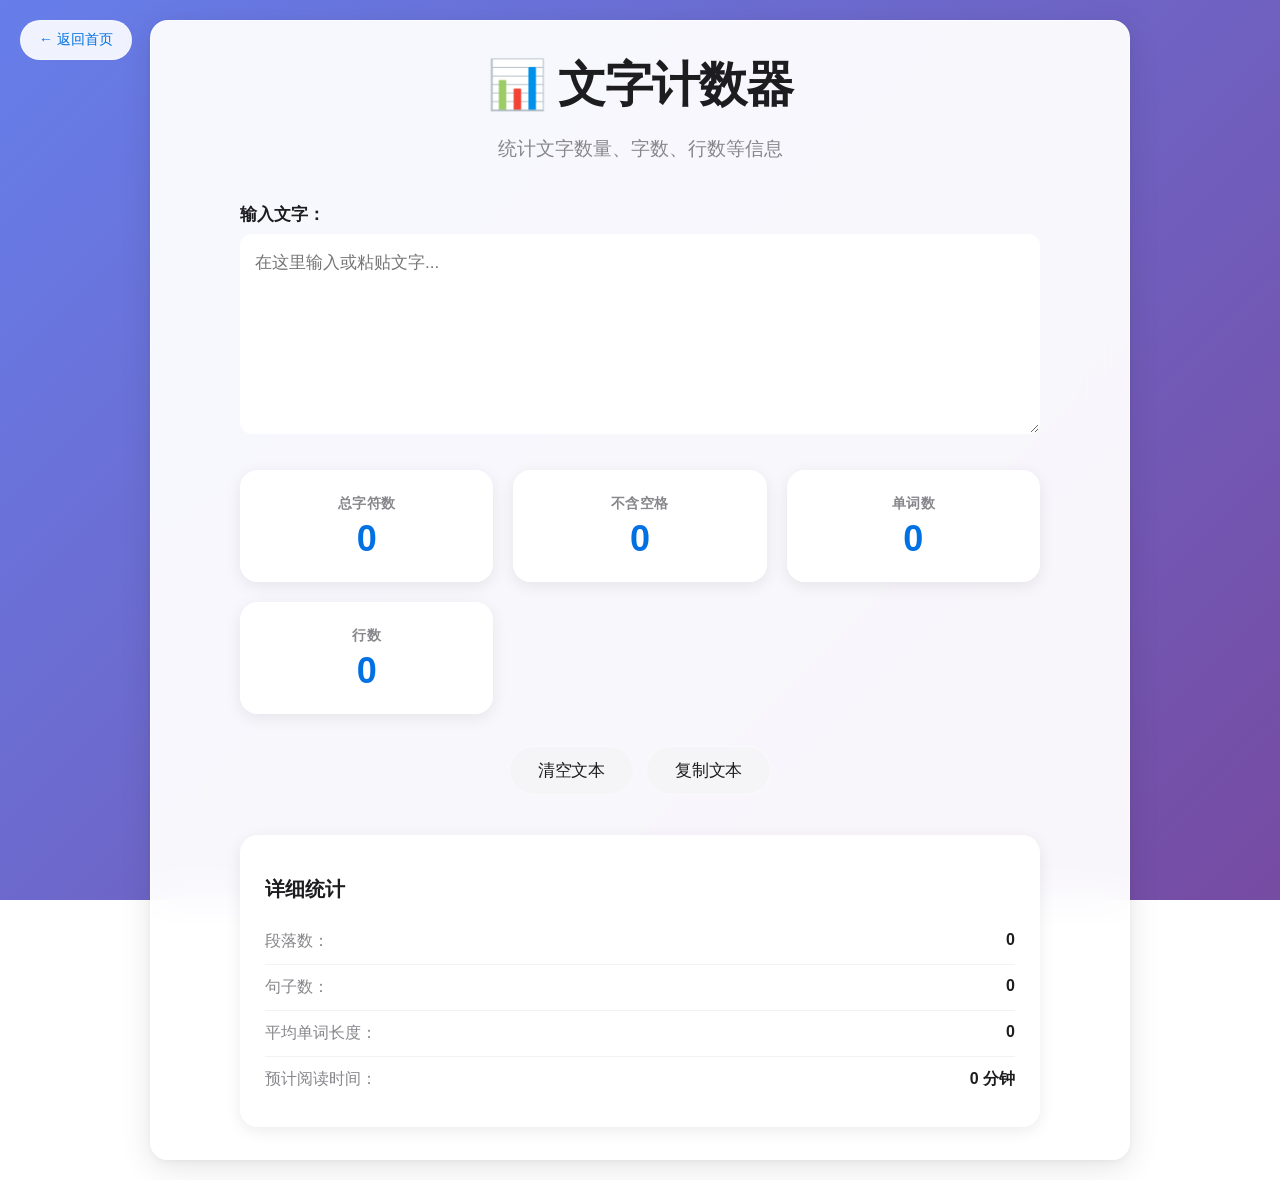
<file: textcounter.html>
<!doctype html>
<html lang="zh-CN">
<head>
  <meta charset="utf-8" />
  <meta name="viewport" content="width=device-width,initial-scale=1" />
  <title>文字计数器 - 在线工具</title>
  <link rel="stylesheet" href="style.css" />
  <style>
    body {
      background: linear-gradient(135deg, #667eea 0%, #764ba2 100%);
      background-attachment: fixed;
    }
    .tool-container {
      text-align: center;
      padding: 32px 20px;
    }
    .tool-container h1 {
      font-size: 48px;
      font-weight: 600;
      margin-bottom: 8px;
      color: #1d1d1f;
      letter-spacing: -0.02em;
    }
    .tool-container .subtitle {
      color: #86868b;
      font-size: 19px;
      margin-bottom: 40px;
      font-weight: 400;
      line-height: 1.4;
    }
    .back-btn {
      position: absolute;
      top: 20px;
      left: 20px;
      padding: 10px 18px;
      background: rgba(255, 255, 255, 0.9);
      border: 1px solid rgba(255, 255, 255, 0.5);
      border-radius: 980px;
      color: #0071e3;
      text-decoration: none;
      transition: all 0.3s cubic-bezier(0.4, 0, 0.2, 1);
      font-weight: 500;
      font-size: 14px;
      backdrop-filter: blur(10px);
    }
    .back-btn:hover {
      background: rgba(255, 255, 255, 1);
      border-color: #0071e3;
      transform: scale(1.05);
    }
    .input-section {
      max-width: 800px;
      margin: 0 auto 32px;
      text-align: left;
    }
    .input-section label {
      display: block;
      margin-bottom: 8px;
      color: #1d1d1f;
      font-weight: 600;
      font-size: 17px;
    }
    .input-section textarea {
      width: 100%;
      min-height: 200px;
      padding: 14px;
      background: rgba(255, 255, 255, 0.95);
      border: 1px solid rgba(255, 255, 255, 0.5);
      border-radius: 12px;
      color: #1d1d1f;
      font-size: 17px;
      font-family: -apple-system, BlinkMacSystemFont, "SF Pro Text", sans-serif;
      resize: vertical;
      transition: all 0.2s ease;
      backdrop-filter: blur(10px);
      line-height: 1.6;
    }
    .input-section textarea:focus {
      outline: none;
      border-color: #0071e3;
      box-shadow: 0 0 0 4px rgba(0, 113, 227, 0.1);
    }
    .stats-grid {
      display: grid;
      grid-template-columns: repeat(auto-fit, minmax(200px, 1fr));
      gap: 20px;
      max-width: 800px;
      margin: 0 auto 32px;
    }
    .stat-card {
      background: rgba(255, 255, 255, 0.95);
      backdrop-filter: blur(10px);
      border: 1px solid rgba(255, 255, 255, 0.5);
      border-radius: 18px;
      padding: 24px;
      box-shadow: 0 4px 16px rgba(0,0,0,0.08);
      transition: transform 0.2s ease;
    }
    .stat-card:hover {
      transform: translateY(-4px);
    }
    .stat-label {
      color: #86868b;
      font-size: 14px;
      font-weight: 600;
      text-transform: uppercase;
      letter-spacing: 0.5px;
      margin-bottom: 8px;
    }
    .stat-value {
      color: #0071e3;
      font-size: 36px;
      font-weight: 600;
      line-height: 1;
    }
    .action-buttons {
      display: flex;
      gap: 12px;
      justify-content: center;
      margin-bottom: 32px;
    }
    .action-buttons button {
      padding: 12px 28px;
      background: #f5f5f7;
      border: 1px solid rgba(255, 255, 255, 0.5);
      border-radius: 980px;
      color: #1d1d1f;
      font-size: 17px;
      font-weight: 500;
      cursor: pointer;
      transition: all 0.3s cubic-bezier(0.4, 0, 0.2, 1);
      letter-spacing: -0.01em;
    }
    .action-buttons button:hover {
      background: rgba(255, 255, 255, 1);
      transform: scale(1.02);
    }
    .action-buttons button:active {
      transform: scale(0.98);
    }
    .details-section {
      max-width: 800px;
      margin: 40px auto 0;
      padding: 24px;
      background: rgba(255, 255, 255, 0.95);
      backdrop-filter: blur(10px);
      border: 1px solid rgba(255, 255, 255, 0.5);
      border-radius: 18px;
      text-align: left;
      box-shadow: 0 4px 16px rgba(0,0,0,0.08);
    }
    .details-section h2 {
      font-size: 20px;
      font-weight: 600;
      margin-bottom: 16px;
      color: #1d1d1f;
    }
    .detail-item {
      display: flex;
      justify-content: space-between;
      padding: 12px 0;
      border-bottom: 1px solid rgba(0, 0, 0, 0.05);
      color: #1d1d1f;
    }
    .detail-item:last-child {
      border-bottom: none;
    }
    .detail-label {
      color: #86868b;
      font-weight: 500;
    }
    .detail-value {
      font-weight: 600;
    }
  </style>
</head>
<body>
  <a href="index.html" class="back-btn">← 返回首页</a>
  
  <main class="container tool-container">
    <h1>📊 文字计数器</h1>
    <p class="subtitle">统计文字数量、字数、行数等信息</p>
    
    <div class="input-section">
      <label for="textInput">输入文字：</label>
      <textarea id="textInput" placeholder="在这里输入或粘贴文字..."></textarea>
    </div>
    
    <div class="stats-grid">
      <div class="stat-card">
        <div class="stat-label">总字符数</div>
        <div class="stat-value" id="totalChars">0</div>
      </div>
      
      <div class="stat-card">
        <div class="stat-label">不含空格</div>
        <div class="stat-value" id="charsNoSpace">0</div>
      </div>
      
      <div class="stat-card">
        <div class="stat-label">单词数</div>
        <div class="stat-value" id="wordCount">0</div>
      </div>
      
      <div class="stat-card">
        <div class="stat-label">行数</div>
        <div class="stat-value" id="lineCount">0</div>
      </div>
    </div>
    
    <div class="action-buttons">
      <button id="clearBtn">清空文本</button>
      <button id="copyBtn">复制文本</button>
    </div>
    
    <div class="details-section">
      <h2>详细统计</h2>
      <div class="detail-item">
        <span class="detail-label">段落数：</span>
        <span class="detail-value" id="paragraphCount">0</span>
      </div>
      <div class="detail-item">
        <span class="detail-label">句子数：</span>
        <span class="detail-value" id="sentenceCount">0</span>
      </div>
      <div class="detail-item">
        <span class="detail-label">平均单词长度：</span>
        <span class="detail-value" id="avgWordLength">0</span>
      </div>
      <div class="detail-item">
        <span class="detail-label">预计阅读时间：</span>
        <span class="detail-value" id="readingTime">0 分钟</span>
      </div>
    </div>
  </main>
  
  <script>
    const textInput = document.getElementById('textInput');
    const totalChars = document.getElementById('totalChars');
    const charsNoSpace = document.getElementById('charsNoSpace');
    const wordCount = document.getElementById('wordCount');
    const lineCount = document.getElementById('lineCount');
    const paragraphCount = document.getElementById('paragraphCount');
    const sentenceCount = document.getElementById('sentenceCount');
    const avgWordLength = document.getElementById('avgWordLength');
    const readingTime = document.getElementById('readingTime');
    const clearBtn = document.getElementById('clearBtn');
    const copyBtn = document.getElementById('copyBtn');
    
    function updateStats() {
      const text = textInput.value;
      
      // Total characters
      totalChars.textContent = text.length;
      
      // Characters without spaces
      charsNoSpace.textContent = text.replace(/\s/g, '').length;
      
      // Word count
      const words = text.trim().split(/\s+/).filter(word => word.length > 0);
      wordCount.textContent = words.length;
      
      // Line count
      const lines = text.split('\n').filter(line => line.trim().length > 0);
      lineCount.textContent = lines.length;
      
      // Paragraph count
      const paragraphs = text.split(/\n\n+/).filter(p => p.trim().length > 0);
      paragraphCount.textContent = paragraphs.length;
      
      // Sentence count
      const sentences = text.split(/[.!?。！？]+/).filter(s => s.trim().length > 0);
      sentenceCount.textContent = sentences.length;
      
      // Average word length
      if (words.length > 0) {
        const totalLength = words.reduce((sum, word) => sum + word.length, 0);
        avgWordLength.textContent = (totalLength / words.length).toFixed(1);
      } else {
        avgWordLength.textContent = '0';
      }
      
      // Reading time (assuming 200 words per minute)
      const minutes = Math.ceil(words.length / 200);
      readingTime.textContent = minutes + ' 分钟';
    }
    
    textInput.addEventListener('input', updateStats);
    
    clearBtn.addEventListener('click', () => {
      textInput.value = '';
      updateStats();
    });
    
    copyBtn.addEventListener('click', () => {
      textInput.select();
      
      // Use modern Clipboard API with fallback
      if (navigator.clipboard && navigator.clipboard.writeText) {
        navigator.clipboard.writeText(textInput.value).then(() => {
          const originalText = copyBtn.textContent;
          copyBtn.textContent = '已复制！';
          setTimeout(() => {
            copyBtn.textContent = originalText;
          }, 2000);
        }).catch(() => {
          // Fallback to deprecated method
          document.execCommand('copy');
          const originalText = copyBtn.textContent;
          copyBtn.textContent = '已复制！';
          setTimeout(() => {
            copyBtn.textContent = originalText;
          }, 2000);
        });
      } else {
        // Fallback for older browsers
        document.execCommand('copy');
        const originalText = copyBtn.textContent;
        copyBtn.textContent = '已复制！';
        setTimeout(() => {
          copyBtn.textContent = originalText;
        }, 2000);
      }
    });
    
    // Initialize
    updateStats();
  </script>
</body>
</html>
</file>
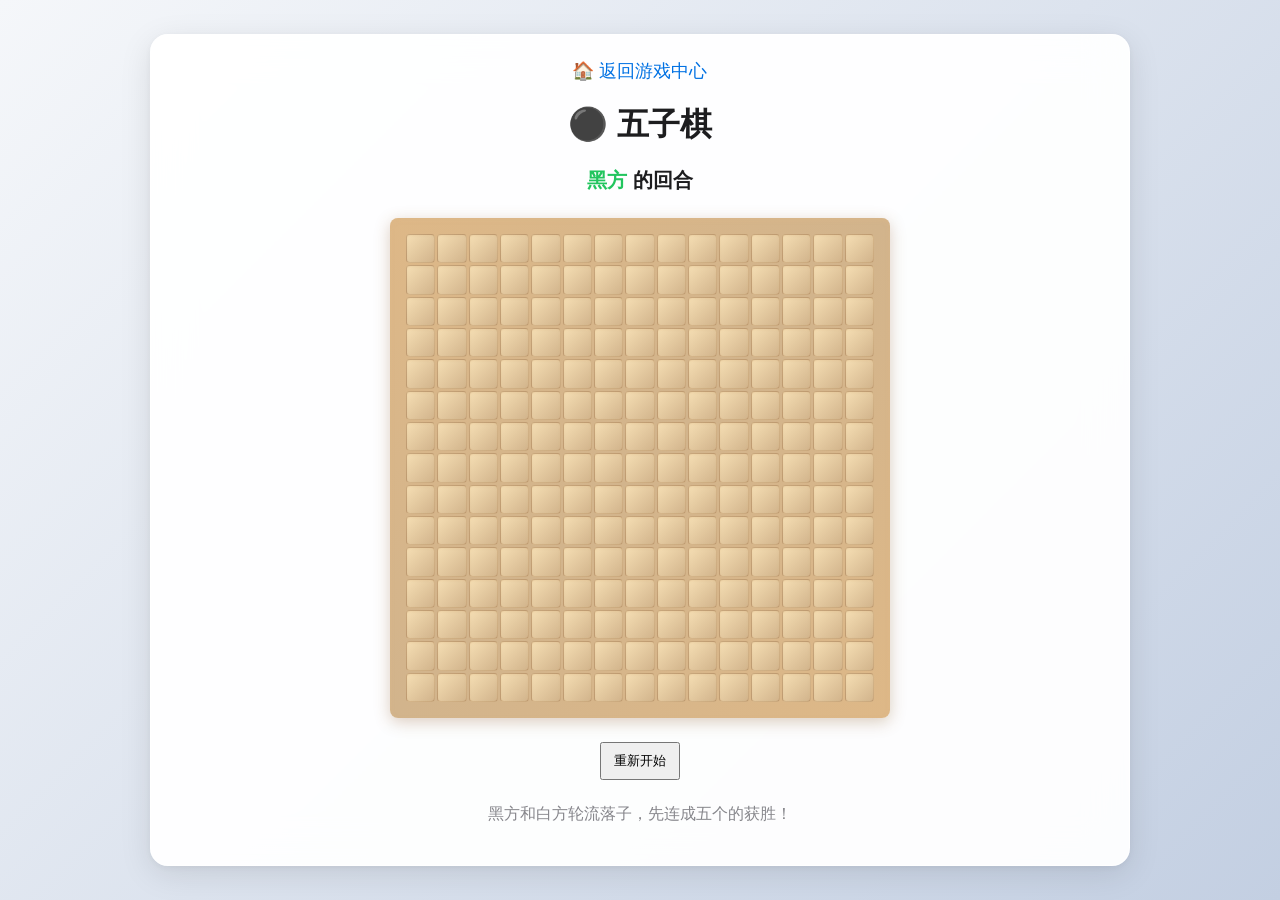
<file: tictactoe.html>
<!doctype html>
<html lang="zh-CN">
<head>
  <meta charset="utf-8" />
  <meta name="viewport" content="width=device-width,initial-scale=1" />
  <title>五子棋 - 游戏中心</title>
  <link rel="stylesheet" href="style.css" />
  <style>
    .tictactoe-container {
      max-width: 500px;
      margin: 0 auto;
      text-align: center;
    }
    .game-board {
      display: grid;
      grid-template-columns: repeat(15, 1fr);
      gap: 2px;
      margin: 24px auto;
      max-width: 600px;
      aspect-ratio: 1;
      background: linear-gradient(135deg, #deb887 0%, #d2b48c 50%, #deb887 100%);
      padding: 16px;
      border-radius: 8px;
      box-shadow: 0 4px 16px rgba(139, 90, 43, 0.3), inset 0 2px 4px rgba(222, 184, 135, 0.5);
    }
    .cell {
      background: linear-gradient(135deg, #f5deb3 0%, #d2b48c 100%);
      border: 1px solid rgba(139, 90, 43, 0.3);
      border-radius: 4px;
      font-size: 20px;
      display: flex;
      align-items: center;
      justify-content: center;
      cursor: pointer;
      transition: all 0.2s ease;
      user-select: none;
      width: 100%;
      aspect-ratio: 1;
      box-shadow: inset 0 1px 2px rgba(222, 184, 135, 0.3);
    }
    .cell:hover:not(.taken) {
      background: linear-gradient(135deg, #f5e6d3 0%, #e0d0b0 100%);
      border-color: rgba(34, 197, 94, 0.5);
      transform: scale(1.05);
      box-shadow: 0 2px 8px rgba(34, 197, 94, 0.2);
    }
    .cell.taken {
      cursor: not-allowed;
    }
    .cell.x {
      color: #22c55e;
    }
    .cell.o {
      color: #3b82f6;
    }
    .cell.winner {
      background: linear-gradient(180deg, rgba(255, 215, 0, 0.2), rgba(255, 215, 0, 0.1));
      animation: pulse 0.5s ease-in-out;
    }
    @keyframes pulse {
      0%, 100% { transform: scale(1); }
      50% { transform: scale(1.1); }
    }
    .game-info {
      margin: 20px 0;
      font-size: 20px;
      font-weight: 600;
    }
    .player-x { color: #22c55e; }
    .player-o { color: #3b82f6; }
    .controls {
      margin: 24px 0;
      display: flex;
      gap: 12px;
      justify-content: center;
    }
    .back-link {
      display: inline-block;
      margin-bottom: 20px;
      color: var(--accent);
      text-decoration: none;
      font-size: 18px;
    }
    .back-link:hover {
      text-decoration: underline;
    }
  </style>
</head>
<body>
  <main class="container">
    <div class="tictactoe-container">
      <a href="index.html" class="back-link">🏠 返回游戏中心</a>
      <h1>⚫ 五子棋</h1>
      
      <div class="game-info" id="gameInfo">
        <span class="player-x">黑方</span> 的回合
      </div>
      
      <div class="game-board" id="gameBoard"></div>
      
      <div class="controls">
        <button id="restartBtn">重新开始</button>
      </div>
      
      <p class="hint">黑方和白方轮流落子，先连成五个的获胜！</p>
    </div>
  </main>
  
  <script>
    const BOARD_SIZE = 15;
    const board = Array(BOARD_SIZE * BOARD_SIZE).fill('');
    let currentPlayer = 'X';
    let gameActive = true;
    
    const gameBoard = document.getElementById('gameBoard');
    const gameInfo = document.getElementById('gameInfo');
    const restartBtn = document.getElementById('restartBtn');
    
    // Create board cells
    for (let i = 0; i < BOARD_SIZE * BOARD_SIZE; i++) {
      const cell = document.createElement('div');
      cell.className = 'cell';
      cell.dataset.index = i;
      cell.addEventListener('click', handleCellClick);
      gameBoard.appendChild(cell);
    }
    
    const cells = document.querySelectorAll('.cell');
    
    function handleCellClick(e) {
      const cell = e.target;
      const index = parseInt(cell.dataset.index);
      
      if (board[index] !== '' || !gameActive) {
        return;
      }
      
      board[index] = currentPlayer;
      cell.textContent = currentPlayer === 'X' ? '⚫' : '⚪';
      cell.classList.add('taken', currentPlayer.toLowerCase());
      
      checkResult();
    }
    
    function checkResult() {
      const winningCells = checkWinner();
      
      if (winningCells.length > 0) {
        gameActive = false;
        const playerClass = currentPlayer === 'X' ? 'player-x' : 'player-o';
        const playerName = currentPlayer === 'X' ? '黑方' : '白方';
        gameInfo.innerHTML = `<span class="${playerClass}">${playerName}</span> 获胜！🎉`;
        
        // Highlight winning cells
        winningCells.forEach(index => {
          cells[index].classList.add('winner');
        });
        return;
      }
      
      if (!board.includes('')) {
        gameActive = false;
        gameInfo.textContent = '平局！🤝';
        return;
      }
      
      currentPlayer = currentPlayer === 'X' ? 'O' : 'X';
      const playerClass = currentPlayer === 'X' ? 'player-x' : 'player-o';
      const playerName = currentPlayer === 'X' ? '黑方' : '白方';
      gameInfo.innerHTML = `<span class="${playerClass}">${playerName}</span> 的回合`;
    }
    
    function checkWinner() {
      // Check all directions: horizontal, vertical, diagonal (both ways)
      const directions = [
        [0, 1],   // horizontal
        [1, 0],   // vertical
        [1, 1],   // diagonal \
        [1, -1]   // diagonal /
      ];
      
      for (let row = 0; row < BOARD_SIZE; row++) {
        for (let col = 0; col < BOARD_SIZE; col++) {
          const index = row * BOARD_SIZE + col;
          if (board[index] === '') continue;
          
          for (const [dr, dc] of directions) {
            const cells = [];
            for (let i = 0; i < 5; i++) {
              const r = row + dr * i;
              const c = col + dc * i;
              if (r < 0 || r >= BOARD_SIZE || c < 0 || c >= BOARD_SIZE) break;
              const idx = r * BOARD_SIZE + c;
              if (board[idx] !== board[index]) break;
              cells.push(idx);
            }
            if (cells.length === 5) {
              return cells;
            }
          }
        }
      }
      return [];
    }
    
    function restartGame() {
      board.fill('');
      currentPlayer = 'X';
      gameActive = true;
      gameInfo.innerHTML = '<span class="player-x">黑方</span> 的回合';
      
      cells.forEach(cell => {
        cell.textContent = '';
        cell.classList.remove('taken', 'x', 'o', 'winner');
      });
    }
    
    restartBtn.addEventListener('click', restartGame);
  </script>
</body>
</html>
</file>
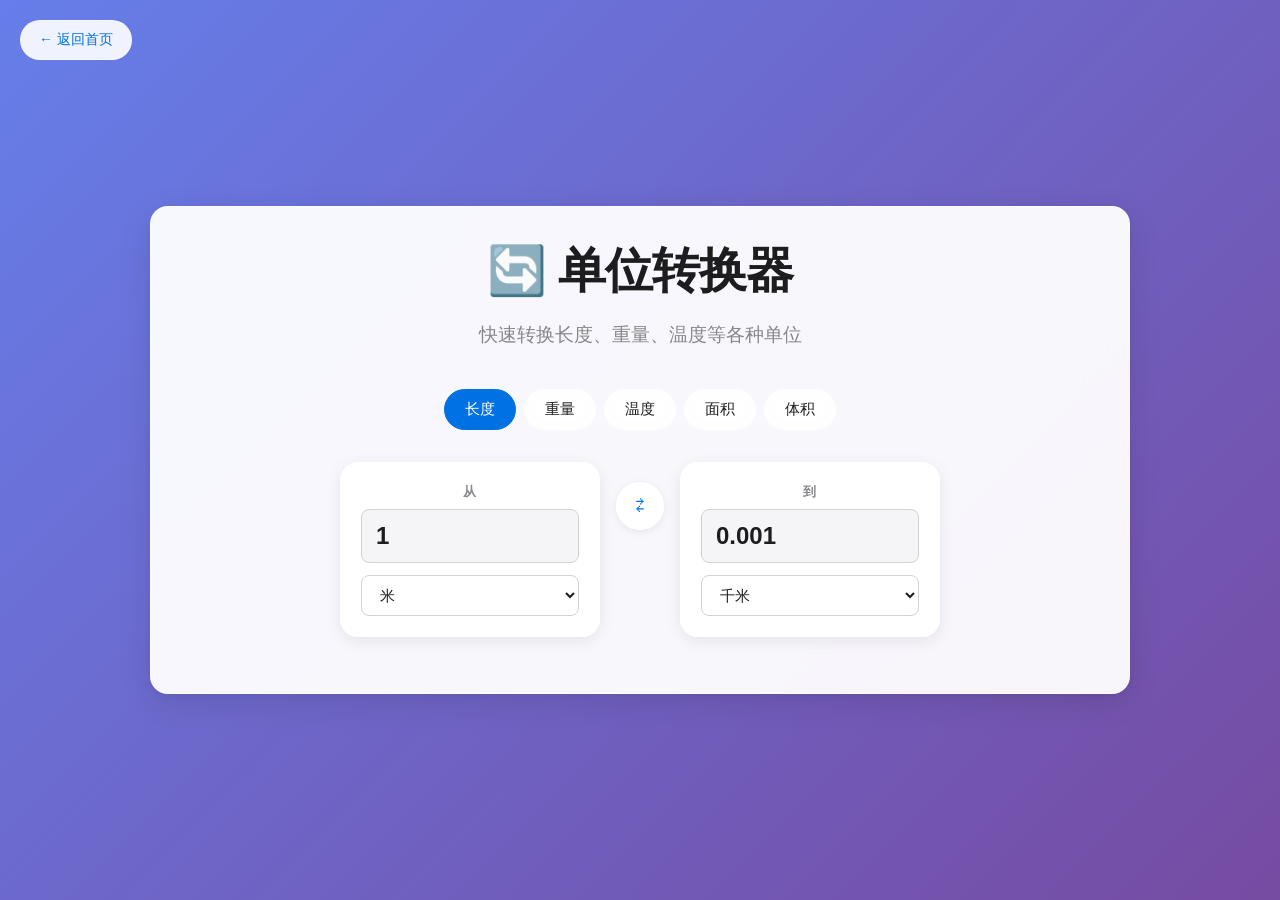
<file: unitconverter.html>
<!doctype html>
<html lang="zh-CN">
<head>
  <meta charset="utf-8" />
  <meta name="viewport" content="width=device-width,initial-scale=1" />
  <title>单位转换器 - 在线工具</title>
  <link rel="stylesheet" href="style.css" />
  <style>
    body {
      background: linear-gradient(135deg, #667eea 0%, #764ba2 100%);
      background-attachment: fixed;
    }
    .tool-container {
      text-align: center;
      padding: 32px 20px;
    }
    .tool-container h1 {
      font-size: 48px;
      font-weight: 600;
      margin-bottom: 8px;
      color: #1d1d1f;
      letter-spacing: -0.02em;
    }
    .tool-container .subtitle {
      color: #86868b;
      font-size: 19px;
      margin-bottom: 40px;
      font-weight: 400;
      line-height: 1.4;
    }
    .back-btn {
      position: absolute;
      top: 20px;
      left: 20px;
      padding: 10px 18px;
      background: rgba(255, 255, 255, 0.9);
      border: 1px solid rgba(255, 255, 255, 0.5);
      border-radius: 980px;
      color: #0071e3;
      text-decoration: none;
      transition: all 0.3s cubic-bezier(0.4, 0, 0.2, 1);
      font-weight: 500;
      font-size: 14px;
      backdrop-filter: blur(10px);
    }
    .back-btn:hover {
      background: rgba(255, 255, 255, 1);
      border-color: #0071e3;
      transform: scale(1.05);
    }
    .category-tabs {
      display: flex;
      gap: 8px;
      justify-content: center;
      margin-bottom: 32px;
      flex-wrap: wrap;
    }
    .category-tab {
      padding: 10px 20px;
      background: rgba(255, 255, 255, 0.7);
      border: 1px solid rgba(255, 255, 255, 0.5);
      border-radius: 980px;
      color: #1d1d1f;
      font-size: 15px;
      font-weight: 500;
      cursor: pointer;
      transition: all 0.2s ease;
      backdrop-filter: blur(10px);
    }
    .category-tab:hover {
      background: rgba(255, 255, 255, 0.9);
    }
    .category-tab.active {
      background: #0071e3;
      color: white;
      border-color: #0071e3;
    }
    .converter-section {
      max-width: 600px;
      margin: 0 auto;
    }
    .converter-row {
      display: grid;
      grid-template-columns: 1fr auto 1fr;
      gap: 16px;
      margin-bottom: 24px;
      align-items: start;
    }
    .converter-input {
      background: rgba(255, 255, 255, 0.95);
      backdrop-filter: blur(10px);
      border: 1px solid rgba(255, 255, 255, 0.5);
      border-radius: 18px;
      padding: 20px;
      box-shadow: 0 4px 16px rgba(0,0,0,0.08);
    }
    .converter-input label {
      display: block;
      color: #86868b;
      font-size: 13px;
      font-weight: 600;
      text-transform: uppercase;
      letter-spacing: 0.5px;
      margin-bottom: 8px;
    }
    .converter-input input {
      width: 100%;
      padding: 12px 14px;
      background: #f5f5f7;
      border: 1px solid #d2d2d7;
      border-radius: 8px;
      color: #1d1d1f;
      font-size: 24px;
      font-weight: 600;
      font-family: -apple-system, BlinkMacSystemFont, "SF Pro Text", sans-serif;
      margin-bottom: 12px;
    }
    .converter-input input:focus {
      outline: none;
      border-color: #0071e3;
    }
    .converter-input select {
      width: 100%;
      padding: 10px 14px;
      background: white;
      border: 1px solid #d2d2d7;
      border-radius: 8px;
      color: #1d1d1f;
      font-size: 15px;
      cursor: pointer;
    }
    .swap-btn {
      width: 48px;
      height: 48px;
      background: rgba(255, 255, 255, 0.95);
      border: 1px solid rgba(255, 255, 255, 0.5);
      border-radius: 50%;
      color: #0071e3;
      font-size: 20px;
      cursor: pointer;
      transition: all 0.2s ease;
      display: flex;
      align-items: center;
      justify-content: center;
      margin-top: 20px;
      backdrop-filter: blur(10px);
      box-shadow: 0 2px 8px rgba(0,0,0,0.08);
    }
    .swap-btn:hover {
      background: white;
      transform: rotate(180deg);
    }
  </style>
</head>
<body>
  <a href="index.html" class="back-btn">← 返回首页</a>
  
  <main class="container tool-container">
    <h1>🔄 单位转换器</h1>
    <p class="subtitle">快速转换长度、重量、温度等各种单位</p>
    
    <div class="category-tabs">
      <button class="category-tab active" data-category="length">长度</button>
      <button class="category-tab" data-category="weight">重量</button>
      <button class="category-tab" data-category="temperature">温度</button>
      <button class="category-tab" data-category="area">面积</button>
      <button class="category-tab" data-category="volume">体积</button>
    </div>
    
    <div class="converter-section">
      <div class="converter-row">
        <div class="converter-input">
          <label>从</label>
          <input type="number" id="fromValue" value="1" step="any" />
          <select id="fromUnit"></select>
        </div>
        
        <button class="swap-btn" id="swapBtn">⇄</button>
        
        <div class="converter-input">
          <label>到</label>
          <input type="number" id="toValue" readonly />
          <select id="toUnit"></select>
        </div>
      </div>
    </div>
  </main>
  
  <script>
    const conversions = {
      length: {
        name: '长度',
        units: {
          '米': 1,
          '千米': 1000,
          '厘米': 0.01,
          '毫米': 0.001,
          '英里': 1609.34,
          '码': 0.9144,
          '英尺': 0.3048,
          '英寸': 0.0254,
        }
      },
      weight: {
        name: '重量',
        units: {
          '千克': 1,
          '克': 0.001,
          '毫克': 0.000001,
          '吨': 1000,
          '磅': 0.453592,
          '盎司': 0.0283495,
        }
      },
      temperature: {
        name: '温度',
        convert: (value, from, to) => {
          let celsius;
          if (from === '摄氏度') celsius = value;
          else if (from === '华氏度') celsius = (value - 32) * 5/9;
          else if (from === '开尔文') celsius = value - 273.15;
          
          if (to === '摄氏度') return celsius;
          else if (to === '华氏度') return celsius * 9/5 + 32;
          else if (to === '开尔文') return celsius + 273.15;
        },
        units: ['摄氏度', '华氏度', '开尔文']
      },
      area: {
        name: '面积',
        units: {
          '平方米': 1,
          '平方千米': 1000000,
          '平方厘米': 0.0001,
          '公顷': 10000,
          '英亩': 4046.86,
          '平方英里': 2589988.11,
          '平方英尺': 0.092903,
        }
      },
      volume: {
        name: '体积',
        units: {
          '升': 1,
          '毫升': 0.001,
          '立方米': 1000,
          '立方厘米': 0.001,
          '加仑': 3.78541,
          '品脱': 0.473176,
          '液盎司': 0.0295735,
        }
      }
    };
    
    let currentCategory = 'length';
    const fromValue = document.getElementById('fromValue');
    const toValue = document.getElementById('toValue');
    const fromUnit = document.getElementById('fromUnit');
    const toUnit = document.getElementById('toUnit');
    const swapBtn = document.getElementById('swapBtn');
    
    function populateUnits() {
      fromUnit.innerHTML = '';
      toUnit.innerHTML = '';
      
      const category = conversions[currentCategory];
      const units = category.units;
      
      if (Array.isArray(units)) {
        units.forEach(unit => {
          fromUnit.add(new Option(unit, unit));
          toUnit.add(new Option(unit, unit));
        });
        if (units.length > 1) toUnit.selectedIndex = 1;
      } else {
        Object.keys(units).forEach(unit => {
          fromUnit.add(new Option(unit, unit));
          toUnit.add(new Option(unit, unit));
        });
        if (Object.keys(units).length > 1) toUnit.selectedIndex = 1;
      }
    }
    
    function convert() {
      const value = parseFloat(fromValue.value) || 0;
      const from = fromUnit.value;
      const to = toUnit.value;
      const category = conversions[currentCategory];
      
      let result;
      if (category.convert) {
        result = category.convert(value, from, to);
      } else {
        const fromFactor = category.units[from];
        const toFactor = category.units[to];
        result = value * fromFactor / toFactor;
      }
      
      toValue.value = result.toFixed(6).replace(/\.?0+$/, '');
    }
    
    function swapUnits() {
      const tempUnit = fromUnit.value;
      const tempValue = fromValue.value;
      
      fromUnit.value = toUnit.value;
      fromValue.value = toValue.value;
      toUnit.value = tempUnit;
      
      convert();
    }
    
    document.querySelectorAll('.category-tab').forEach(tab => {
      tab.addEventListener('click', () => {
        document.querySelector('.category-tab.active').classList.remove('active');
        tab.classList.add('active');
        currentCategory = tab.dataset.category;
        populateUnits();
        convert();
      });
    });
    
    fromValue.addEventListener('input', convert);
    fromUnit.addEventListener('change', convert);
    toUnit.addEventListener('change', convert);
    swapBtn.addEventListener('click', swapUnits);
    
    // Initialize
    populateUnits();
    convert();
  </script>
</body>
</html>
</file>
<file: style.css>
:root{
  --bg:#ffffff;
  --panel:#f5f5f7;
  --accent:#0071e3;
  --muted:#86868b;
  --glass: rgba(0,0,0,0.03);
  --text:#1d1d1f;
  --border:#d2d2d7;
}
*{box-sizing:border-box}
body{
  margin:0;
  font-family:-apple-system, BlinkMacSystemFont, "SF Pro Text", "SF Pro Display", "Helvetica Neue", Helvetica, Arial, sans-serif;
  background: linear-gradient(135deg, #f5f7fa 0%, #c3cfe2 100%);
  background-attachment: fixed;
  color:#1d1d1f;
  min-height:100vh;
  display:flex;
  align-items:center;
  justify-content:center;
  padding:20px;
  -webkit-font-smoothing:antialiased;
  -moz-osx-font-smoothing:grayscale;
}
.container{
  width:100%;
  max-width:980px;
  background: rgba(255, 255, 255, 0.95);
  backdrop-filter: blur(20px);
  -webkit-backdrop-filter: blur(20px);
  border-radius:18px;
  padding:24px;
  box-shadow: 0 8px 32px rgba(0,0,0,0.1), 0 2px 8px rgba(0,0,0,0.05);
  border: 1px solid rgba(255, 255, 255, 0.8);
}
.topbar{
  display:flex;
  align-items:center;
  justify-content:space-between;
  gap:12px;
  flex-wrap:wrap;
}
h1{margin:0 0 8px 0; font-size:32px; font-weight:600; letter-spacing:-0.01em}
.top-actions{display:flex; gap:12px; align-items:center; flex-wrap:wrap}
.score{font-weight:600; color:var(--text)}
.level{font-weight:600; color:var(--accent)}
.controls{
  display:flex;
  justify-content:space-between;
  align-items:center;
  gap:12px;
  margin:12px 0;
  flex-wrap:wrap;
}
.controls button{padding:8px 12px}
.left-controls, .right-controls{display:flex; gap:8px; align-items:center}
.right-controls label{display:flex; align-items:center; gap:6px; color:var(--muted)}
.small{padding:6px 8px; font-size:13px}

.game-area{
  display:flex;
  gap:12px;
  align-items:flex-start;
  position:relative;
}
canvas{
  width:600px;
  max-width:60vw;
  height:auto;
  background:#f5f5f7;
  display:block;
  border-radius:12px;
  border:1px solid var(--border);
  box-shadow: 0 2px 8px rgba(0,0,0,0.04);
}
.leaderboard{
  width:220px;
  background:#f5f5f7;
  border-radius:12px;
  padding:16px;
  border:1px solid var(--border);
  box-shadow: 0 2px 8px rgba(0,0,0,0.04);
}
.leaderboard h2{margin:0 0 12px 0; font-size:17px; font-weight:600; color:var(--text)}
.leaderboard ol{padding-left:18px; margin:0 0 8px 0}
.hint{color:var(--muted); margin-top:10px}

/* 道具说明 */
.prop-legend, .level-legend{
  margin-top:12px;
  padding:12px;
  background:#f5f5f7;
  border-radius:12px;
  border:1px solid var(--border);
  color:var(--muted);
}
.prop-legend summary, .level-legend summary{
  cursor:pointer;
  font-weight:600;
  padding:4px;
  user-select:none;
}
.prop-legend summary:hover, .level-legend summary:hover{
  color:var(--accent);
}
.prop-legend ul, .level-legend ul{
  margin:8px 0 0 0;
  padding-left:20px;
}
.prop-legend li, .level-legend li{
  margin:4px 0;
  font-size:14px;
}

/* 道具颜色 */
.prop-speed{color:#fbbf24}
.prop-slow{color:#3b82f6}
.prop-double{color:#8b5cf6}
.prop-invincible{color:#ec4899}
.prop-shrink{color:#10b981}

/* 关卡说明注释 */
.level-note{
  margin-top:8px;
  font-size:13px;
  color:#94a3b8;
}

/* 虚拟 D-pad（移动端） */
.dpad{
  position:absolute;
  left:12px;
  bottom:12px;
  width:140px;
  height:140px;
  display:grid;
  grid-template-rows:40px 60px 40px;
  grid-template-columns:40px 60px 40px;
  gap:6px;
  pointer-events:none; /* 默认不可点（在移动端检测到触摸时启用） */
}
.dpad-btn{
  pointer-events:auto;
  background:#f5f5f7;
  color:var(--text);
  border-radius:10px;
  border:1px solid var(--border);
  font-size:18px;
  display:flex;
  align-items:center;
  justify-content:center;
  user-select:none;
  touch-action:none;
  box-shadow: 0 1px 3px rgba(0,0,0,0.08);
}
.dpad .up{grid-column:2; grid-row:1}
.dpad .left{grid-column:1; grid-row:2}
.dpad .down{grid-column:2; grid-row:2}
.dpad .right{grid-column:3; grid-row:2}

/* Modal */
.modal{
  position:fixed;
  inset:0;
  display:flex;
  align-items:center;
  justify-content:center;
  background:rgba(0,0,0,0.45);
  visibility:hidden;
  opacity:0;
  transition:opacity .15s;
}
.modal[aria-hidden="false"]{
  visibility:visible;
  opacity:1;
}
.modal-content{
  background:#ffffff;
  padding:24px;
  border-radius:18px;
  min-width:320px;
  color:var(--text);
  box-shadow: 0 4px 20px rgba(0,0,0,0.15);
}
.modal-content label{display:block; margin-top:8px}
.modal-actions{display:flex; gap:8px; justify-content:flex-end; margin-top:12px}

/* 适配小屏幕 */
@media (max-width:820px){
  .game-area{flex-direction:column; align-items:center}
  .leaderboard{width:100%; max-width:360px}
  .dpad{left:50%; transform:translateX(-50%); bottom:12px}
}
</file>
